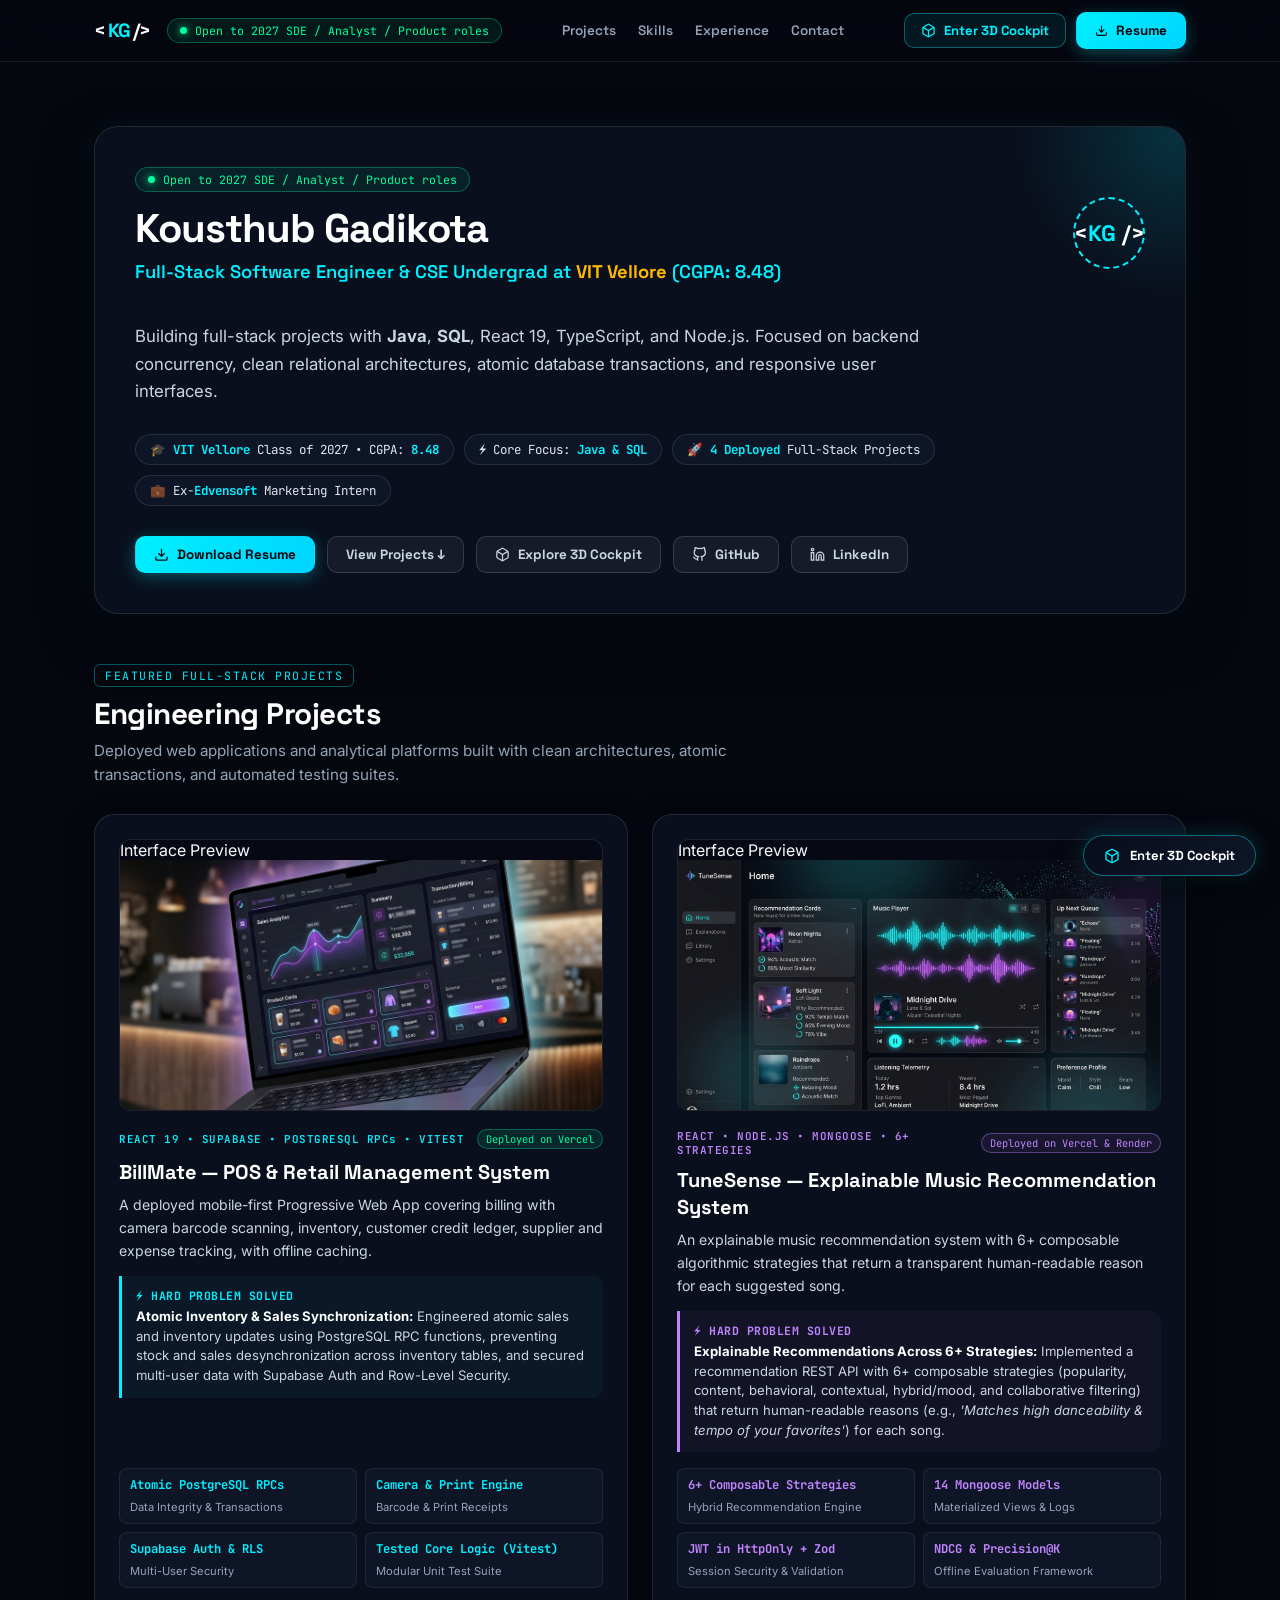
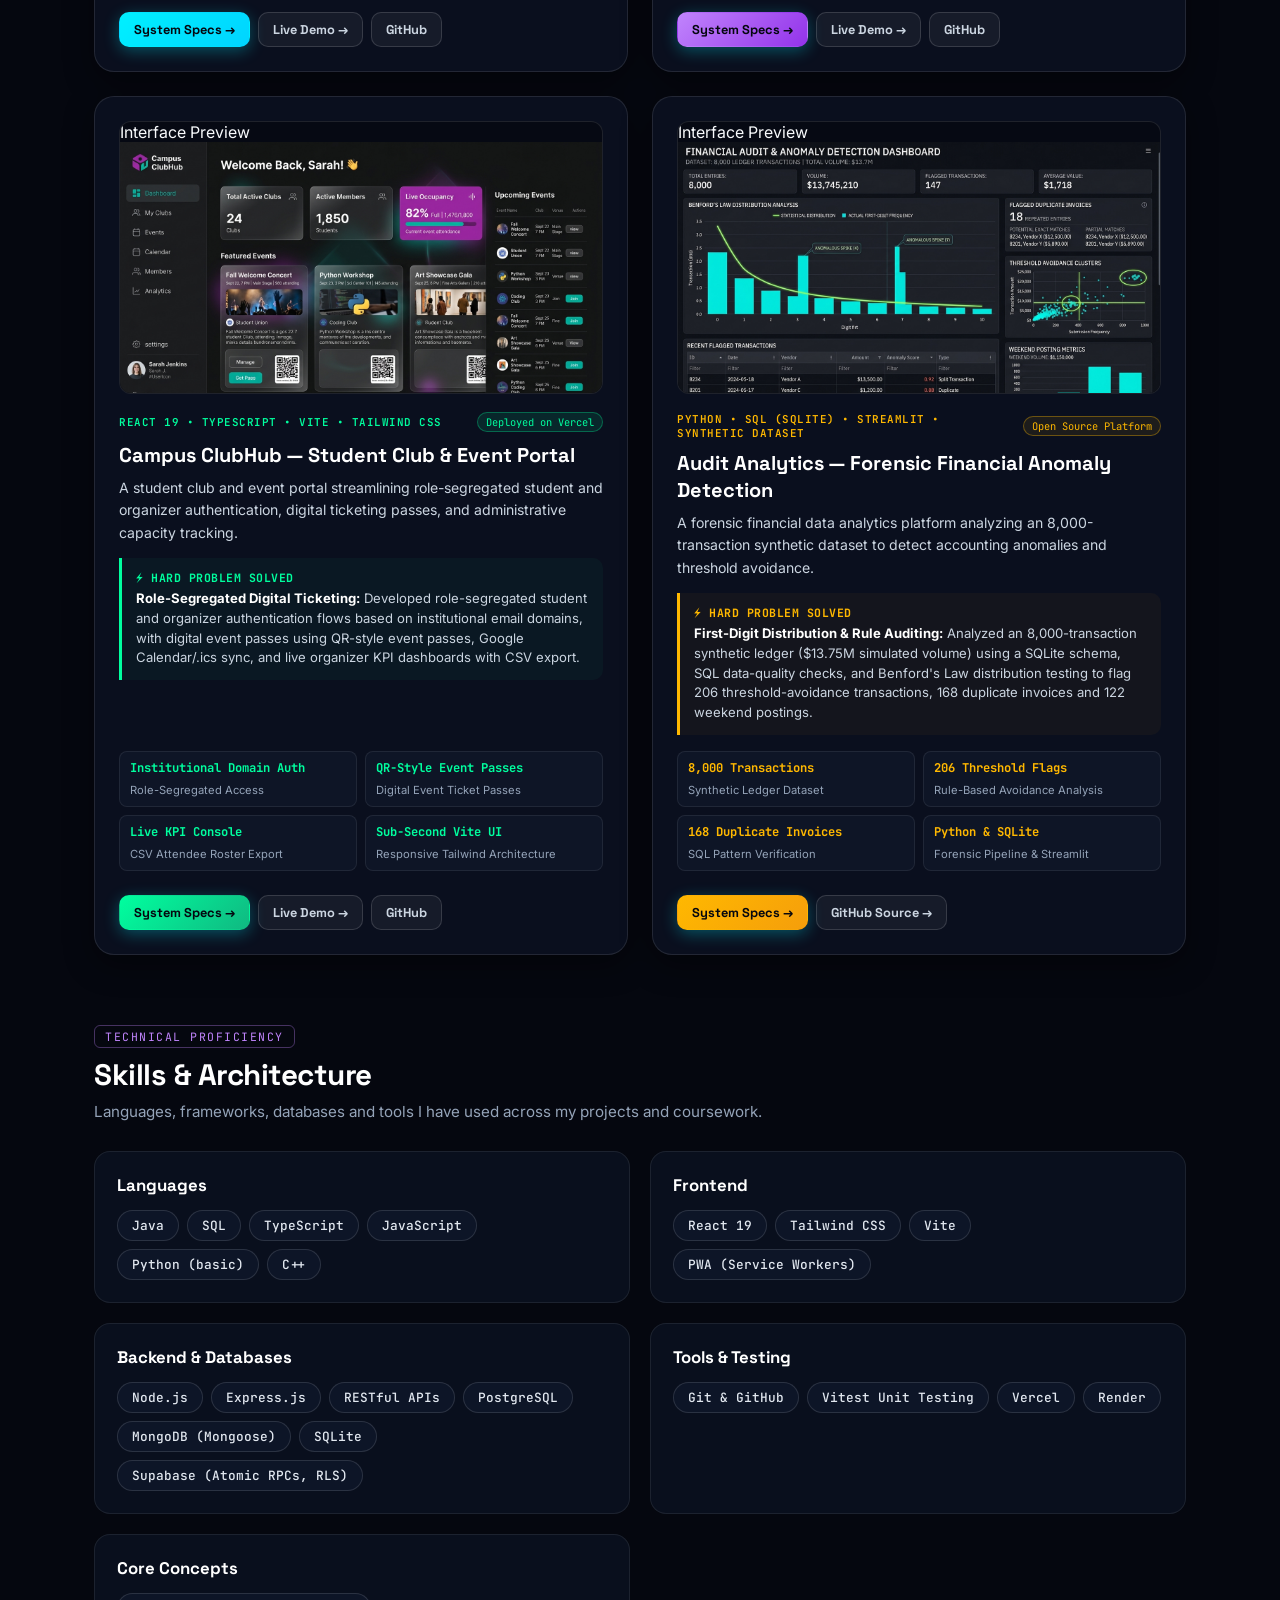
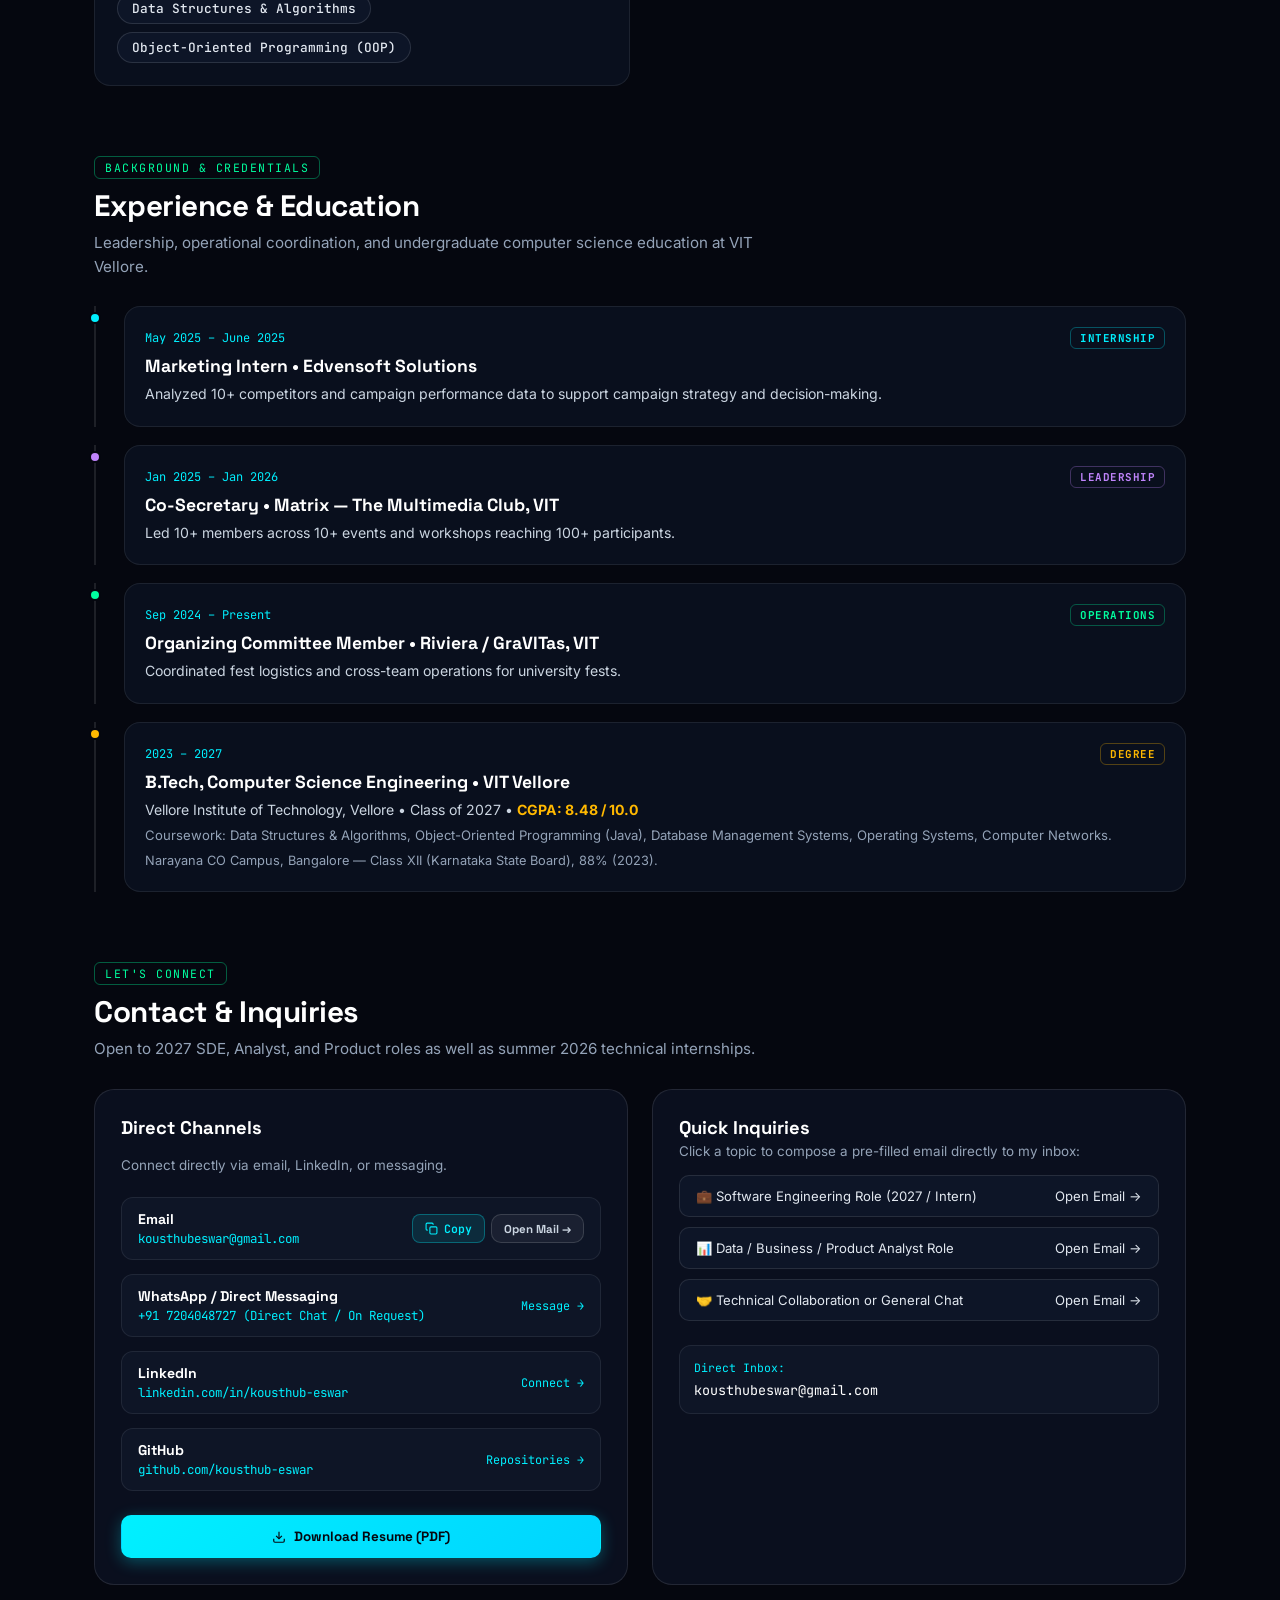
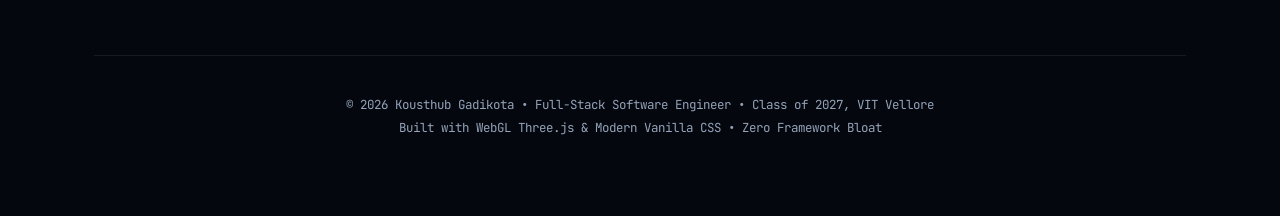
<file: index.html>
<!DOCTYPE html>
<html lang="en">

<head>
  <meta charset="UTF-8">
  <meta name="viewport" content="width=device-width, initial-scale=1.0">

  <!-- Primary Meta Tags -->
  <title>Kousthub Gadikota | Full-Stack Developer, VIT Vellore</title>
  <meta name="title" content="Kousthub Gadikota | Full-Stack Developer, VIT Vellore">
  <meta name="description"
    content="Full-Stack Software Engineer &amp; CSE Undergrad at VIT Vellore (Class of 2027 • CGPA: 8.48). Building deployed full-stack projects with Java, SQL, React 19, TypeScript, and Node.js.">
  <meta name="keywords"
    content="Kousthub Gadikota, Kousthub Eswar, Full-Stack Developer, Software Engineer, VIT Vellore, Java, SQL, React 19, TypeScript, PostgreSQL, Node.js, BillMate, TuneSense">
  <meta name="author" content="Kousthub Eswar Reddy Gadikota">
  <meta name="theme-color" content="#05070f">

  <!-- Open Graph / Facebook / LinkedIn / WhatsApp -->
  <meta property="og:type" content="website">
  <meta property="og:url" content="https://kousthubportfolio.vercel.app/">
  <meta property="og:title" content="Kousthub Gadikota | Full-Stack Developer, VIT Vellore">
  <meta property="og:description"
    content="B.Tech CSE at VIT Vellore (Class of 2027 • CGPA: 8.48). Building deployed full-stack projects with Java, SQL, React 19, TypeScript, and Node.js.">
  <meta property="og:image" content="https://kousthubportfolio.vercel.app/assets/images/billmate-mockup.png">

  <!-- Twitter Meta Tags -->
  <meta name="twitter:card" content="summary_large_image">
  <meta name="twitter:title" content="Kousthub Gadikota | Full-Stack Developer, VIT Vellore">
  <meta name="twitter:description"
    content="B.Tech CSE at VIT Vellore (Class of 2027 • CGPA: 8.48). Building deployed full-stack projects with Java, SQL, React 19, TypeScript, and Node.js.">
  <meta name="twitter:image" content="https://kousthubportfolio.vercel.app/assets/images/billmate-mockup.png">

  <!-- Favicon -->
  <link rel="icon" type="image/svg+xml" href="assets/favicon.svg">

  <!-- Google Fonts: Space Grotesk, JetBrains Mono, Inter -->
  <link rel="preconnect" href="https://fonts.googleapis.com">
  <link rel="preconnect" href="https://fonts.gstatic.com" crossorigin>
  <link
    href="https://fonts.googleapis.com/css2?family=Inter:wght@400;500;600;700&family=JetBrains+Mono:wght@400;500;600&family=Space+Grotesk:wght@500;600;700;800&display=swap"
    rel="stylesheet">

  <link rel="stylesheet" href="css/style.css">
</head>

<body>
  <!-- ============================================================
       0. FULL-SCREEN 3D WEBGL WORKSTATION CANVAS (Atmospheric in 2D, Interactive in Cockpit)
       ============================================================ -->
  <div id="webgl-canvas-container" aria-hidden="true"></div>

  <!-- ============================================================
       1. STICKY TOP NAVIGATION BAR (Clean 2D Default View)
       ============================================================ -->
  <header class="site-navbar">
    <div class="nav-container">
      <div class="nav-left">
        <a href="#" class="site-logo" aria-label="Kousthub Gadikota Homepage">
          &lt;<span>KG</span> /&gt;
        </a>
        <div class="nav-status-badge">
          <span class="status-pulse-dot"></span>
          <span>Open to 2027 SDE / Analyst / Product roles</span>
        </div>
      </div>

      <nav class="nav-links" aria-label="Page Sections">
        <a href="#projects" class="nav-link">Projects</a>
        <a href="#skills" class="nav-link">Skills</a>
        <a href="#experience" class="nav-link">Experience</a>
        <a href="#contact" class="nav-link">Contact</a>
      </nav>

      <div class="nav-actions">
        <!-- 3D Cockpit Opt-In Button -->
        <button class="btn-cockpit-optin btn-enter-cockpit" id="nav-enter-3d" title="Launch Interactive 3D Cyber Workstation">
          <svg width="15" height="15" viewBox="0 0 24 24" fill="none" stroke="currentColor" stroke-width="2">
            <path d="M21 16V8a2 2 0 0 0-1-1.73l-7-4a2 2 0 0 0-2 0l-7 4A2 2 0 0 0 3 8v8a2 2 0 0 0 1 1.73l7 4a2 2 0 0 0 2 0l7-4A2 2 0 0 0 21 16z"/>
            <polyline points="3.27 6.96 12 12.01 20.73 6.96"/>
            <line x1="12" y1="22.08" x2="12" y2="12"/>
          </svg>
          <span>Enter 3D Cockpit</span>
        </button>

        <!-- Download Resume Button -->
        <a href="assets/resume.pdf" class="btn btn-primary" download="Kousthub_Resume.pdf" target="_blank" rel="noopener noreferrer" title="Download Official Resume (PDF)">
          <svg width="13" height="13" viewBox="0 0 24 24" fill="none" stroke="currentColor" stroke-width="2">
            <path d="M21 15v4a2 2 0 0 1-2 2H5a2 2 0 0 1-2-2v-4"/>
            <polyline points="7 10 12 15 17 10"/>
            <line x1="12" y1="15" x2="12" y2="3"/>
          </svg>
          <span>Resume</span>
        </a>
      </div>
    </div>
  </header>

  <!-- ============================================================
       2. TOP GLASS HUD NAVIGATION (Visible only when in 3D Cockpit Mode)
       ============================================================ -->
  <header class="hud-topbar" id="hud-topbar">
    <!-- Brand & Return to 2D Button -->
    <div class="hud-brand">
      <span class="hud-logo">&lt;<span>KG</span> /&gt;</span>
      <span class="hud-role-tag">3D Cockpit</span>
      <button class="btn-hud-exit" id="hud-exit-cockpit" title="Exit 3D View and return to clean portfolio (ESC)">
        <svg width="13" height="13" viewBox="0 0 24 24" fill="none" stroke="currentColor" stroke-width="2.5"><polyline points="15 18 9 12 15 6"/></svg>
        <span>Standard View</span>
      </button>
    </div>

    <!-- Center Station Navigation -->
    <nav class="hud-stations-menu" id="hud-nav" aria-label="3D Station Navigation">
      <button class="hud-nav-btn active nav-station-overview" data-view="overview" title="Full Cockpit Overview">
        <svg class="nav-icon" width="14" height="14" viewBox="0 0 24 24" fill="none" stroke="currentColor" stroke-width="2"><circle cx="12" cy="12" r="10"/><path d="M12 2a15.3 15.3 0 0 1 4 10 15.3 15.3 0 0 1-4 10 15.3 15.3 0 0 1-4 10 15.3 15.3 0 0 1-4-10 15.3 15.3 0 0 1 4-10z"/><path d="M2 12h20"/></svg>
        <span>Overview</span>
      </button>
      <button class="hud-nav-btn nav-station-projects" data-view="projects" title="Zoom to Curved Code Monitor">
        <svg class="nav-icon" width="14" height="14" viewBox="0 0 24 24" fill="none" stroke="currentColor" stroke-width="2"><rect x="2" y="3" width="20" height="14" rx="2" ry="2"/><line x1="8" y1="21" x2="16" y2="21"/><line x1="12" y1="17" x2="12" y2="21"/></svg>
        <span>Projects</span>
      </button>
      <button class="hud-nav-btn nav-station-skills" data-view="skills" title="Zoom to Server Rack">
        <svg class="nav-icon" width="14" height="14" viewBox="0 0 24 24" fill="none" stroke="currentColor" stroke-width="2"><rect x="2" y="2" width="20" height="8" rx="2" ry="2"/><rect x="2" y="14" width="20" height="8" rx="2" ry="2"/><line x1="6" y1="6" x2="6.01" y2="6"/><line x1="6" y1="18" x2="6.01" y2="18"/></svg>
        <span>Backend &amp; DB</span>
      </button>
      <button class="hud-nav-btn nav-station-experience" data-view="experience" title="Zoom to Vertical Screen">
        <svg class="nav-icon" width="14" height="14" viewBox="0 0 24 24" fill="none" stroke="currentColor" stroke-width="2"><path d="M22 10v6M2 10l10-5 10 5-10 5z"/><path d="M6 12v5c3 3 9 3 12 0v-5"/></svg>
        <span>Bio &amp; VIT</span>
      </button>
      <button class="hud-nav-btn nav-station-contact" data-view="contact" title="Zoom to Desk Smartphone">
        <svg class="nav-icon" width="14" height="14" viewBox="0 0 24 24" fill="none" stroke="currentColor" stroke-width="2"><rect x="5" y="2" width="14" height="20" rx="2" ry="2"/><line x1="12" y1="18" x2="12.01" y2="18"/></svg>
        <span>Contact / CV</span>
      </button>
    </nav>

    <!-- Right Controls -->
    <div class="hud-actions">
      <button class="btn-hud-reset" id="hud-reset-view" title="Reset Camera to Wide Overview (ESC)">
        <svg width="13" height="13" viewBox="0 0 24 24" fill="none" stroke="currentColor" stroke-width="2.5"><path d="M3 12a9 9 0 1 0 9-9 9.75 9.75 0 0 0-6.74 2.74L3 8"/><polyline points="3 3 3 8 8 8"/></svg>
        <span>Reset View</span>
      </button>
      <a href="assets/resume.pdf" class="btn-hud-resume" download="Kousthub_Resume.pdf" target="_blank" rel="noopener noreferrer" title="Download Official Resume (PDF)">
        <svg width="13" height="13" viewBox="0 0 24 24" fill="none" stroke="currentColor" stroke-width="2"><path d="M21 15v4a2 2 0 0 1-2 2H5a2 2 0 0 1-2-2v-4"/><polyline points="7 10 12 15 17 10"/><line x1="12" y1="15" x2="12" y2="3"/></svg>
        <span>Resume</span>
      </a>
    </div>
  </header>

  <!-- ============================================================
       3. BOTTOM INTERACTION HINT BAR (Cockpit Mode Only)
       ============================================================ -->
  <div class="hud-bottom-bar" id="hud-bottom-bar">
    <span class="hud-hint-pill">💡 <strong>Interactive Cockpit</strong></span>
    <span>Click any 3D prop (Monitor, Server Rack, Phone) to zoom in</span>
    <span>•</span>
    <span>Press <kbd>ESC</kbd> to reset view / return to 2D</span>
  </div>

  <!-- ============================================================
       4. INTERACTIVE 3D STATION FLYOUT OVERLAYS
       ============================================================ -->
  <!-- Projects Flyout (Triggered on Monitor Zoom) -->
  <div class="station-flyout" id="flyout-projects">
    <div class="flyout-header">
      <span class="flyout-badge" style="color: var(--accent-cyan); border-color: rgba(0, 240, 255, 0.35);">STATION: CURVED CODE MONITOR</span>
      <button class="flyout-close-btn" data-action="close-flyout" title="Return to Overview (ESC)">
        <svg width="12" height="12" viewBox="0 0 24 24" fill="none" stroke="currentColor" stroke-width="2.5"><line x1="18" y1="6" x2="6" y2="18"/><line x1="6" y1="6" x2="18" y2="18"/></svg>
        <span>Overview</span>
      </button>
    </div>

    <div class="project-selector">
      <button class="project-selector-tab active" data-project="billmate">BillMate POS</button>
      <button class="project-selector-tab" data-project="tunesense">TuneSense AI</button>
      <button class="project-selector-tab" data-project="clubhub">Campus ClubHub</button>
      <button class="project-selector-tab" data-project="auditanalytics">Audit Analytics</button>
    </div>

    <h3 class="flyout-title" id="flyout-project-title">BillMate — Point-of-Sale &amp; Retail Management System</h3>
    <p class="flyout-desc" id="flyout-project-desc">
      A deployed mobile-first Progressive Web App engineered for retail checkout, instant camera barcode scanning, customer credit ledger, and offline caching.
    </p>

    <div class="flyout-metrics-grid" id="flyout-project-metrics">
      <!-- Injected by room-hud.js -->
    </div>

    <div class="flyout-actions" id="flyout-project-actions">
      <button class="btn-flyout-primary open-spec-btn" id="flyout-project-spec-btn" data-project="billmate">
        Inspect System Specs &rarr;
      </button>
      <a href="https://bill-mate-one.vercel.app/" id="flyout-project-live-btn" target="_blank" rel="noopener noreferrer" class="btn btn-secondary">
        Live Demo &rarr;
      </a>
      <a href="https://github.com/kousthub-eswar/BillMate" id="flyout-project-github-btn" target="_blank" rel="noopener noreferrer" class="btn btn-secondary">
        GitHub &rarr;
      </a>
    </div>
  </div>

  <!-- Skills Flyout (Triggered on Server Rack Zoom) -->
  <div class="station-flyout" id="flyout-skills">
    <div class="flyout-header">
      <span class="flyout-badge" style="color: var(--accent-purple); border-color: var(--border-purple);">STATION: HIGH-AVAILABILITY SERVER RACK</span>
      <button class="flyout-close-btn" data-action="close-flyout" title="Return to Overview (ESC)">
        <svg width="12" height="12" viewBox="0 0 24 24" fill="none" stroke="currentColor" stroke-width="2.5"><line x1="18" y1="6" x2="6" y2="18"/><line x1="6" y1="6" x2="18" y2="18"/></svg>
        <span>Overview</span>
      </button>
    </div>
    <h3 class="flyout-title">Technical Skills &amp; Architecture</h3>
    <p class="flyout-desc">
      Languages, frameworks, databases and tools used across projects and coursework.
    </p>

    <div class="skills-category-group" style="margin-bottom: 12px;">
      <span style="font-family: var(--font-mono); font-size: 0.7rem; color: var(--accent-cyan); text-transform: uppercase; letter-spacing: 0.5px; display: block; margin-bottom: 6px;">Languages</span>
      <div class="skills-pills-wrap">
        <span class="skill-tag">Java</span>
        <span class="skill-tag">SQL</span>
        <span class="skill-tag">TypeScript</span>
        <span class="skill-tag">JavaScript</span>
        <span class="skill-tag">Python (basic)</span>
        <span class="skill-tag">C++</span>
      </div>
    </div>

    <div class="skills-category-group" style="margin-bottom: 12px;">
      <span style="font-family: var(--font-mono); font-size: 0.7rem; color: var(--accent-purple); text-transform: uppercase; letter-spacing: 0.5px; display: block; margin-bottom: 6px;">Frontend</span>
      <div class="skills-pills-wrap">
        <span class="skill-tag">React 19</span>
        <span class="skill-tag">Tailwind CSS</span>
        <span class="skill-tag">Vite</span>
        <span class="skill-tag">PWA (Service Workers)</span>
      </div>
    </div>

    <div class="skills-category-group" style="margin-bottom: 12px;">
      <span style="font-family: var(--font-mono); font-size: 0.7rem; color: var(--accent-cyan); text-transform: uppercase; letter-spacing: 0.5px; display: block; margin-bottom: 6px;">Backend &amp; Databases</span>
      <div class="skills-pills-wrap">
        <span class="skill-tag">Node.js</span>
        <span class="skill-tag">Express.js</span>
        <span class="skill-tag">RESTful APIs</span>
        <span class="skill-tag">PostgreSQL</span>
        <span class="skill-tag">MongoDB (Mongoose)</span>
        <span class="skill-tag">SQLite</span>
        <span class="skill-tag">Supabase (Atomic RPCs, RLS)</span>
      </div>
    </div>

    <div class="skills-category-group" style="margin-bottom: 12px;">
      <span style="font-family: var(--font-mono); font-size: 0.7rem; color: var(--accent-green); text-transform: uppercase; letter-spacing: 0.5px; display: block; margin-bottom: 6px;">Tools &amp; Testing</span>
      <div class="skills-pills-wrap">
        <span class="skill-tag">Git &amp; GitHub</span>
        <span class="skill-tag">Vitest Unit Testing</span>
        <span class="skill-tag">Vercel</span>
        <span class="skill-tag">Render</span>
      </div>
    </div>

    <div class="skills-category-group">
      <span style="font-family: var(--font-mono); font-size: 0.7rem; color: var(--accent-amber); text-transform: uppercase; letter-spacing: 0.5px; display: block; margin-bottom: 6px;">Core Concepts</span>
      <div class="skills-pills-wrap">
        <span class="skill-tag">Data Structures &amp; Algorithms</span>
        <span class="skill-tag">Object-Oriented Programming (OOP)</span>
      </div>
    </div>

    <div class="flyout-actions" style="margin-top: 16px;">
      <button class="btn-flyout-primary" onclick="window.cyberRoom.transitionTo('projects')">
        See Implemented in Projects &rarr;
      </button>
    </div>
  </div>

  <!-- Experience Flyout (Triggered on Vertical Screen Zoom) -->
  <div class="station-flyout" id="flyout-experience">
    <div class="flyout-header">
      <span class="flyout-badge" style="color: var(--accent-green); border-color: rgba(0, 255, 159, 0.3);">STATION: VERTICAL TELEMETRY MONITOR</span>
      <button class="flyout-close-btn" data-action="close-flyout" title="Return to Overview (ESC)">
        <svg width="12" height="12" viewBox="0 0 24 24" fill="none" stroke="currentColor" stroke-width="2.5"><line x1="18" y1="6" x2="6" y2="18"/><line x1="6" y1="6" x2="18" y2="18"/></svg>
        <span>Overview</span>
      </button>
    </div>
    <h3 class="flyout-title">Experience &amp; Leadership</h3>
    <p class="flyout-desc">
      Computer Science Undergraduate at VIT Vellore (Class of 2027 • CGPA: 8.48).
    </p>

    <div class="contact-links-list">
      <div class="contact-link-row">
        <span>💼</span>
        <div>
          <strong>Marketing Intern • Edvensoft Solutions</strong>
          <span style="display:inline-block; font-size:0.7rem; color:var(--accent-cyan); margin-left:6px;">May 2025 – June 2025</span>
          <div style="font-size:0.75rem; color:var(--text-muted); margin-top:2px;">Analyzed 10+ competitors and campaign performance data to support campaign strategy and decision-making.</div>
        </div>
      </div>
      <div class="contact-link-row">
        <span>⚡</span>
        <div>
          <strong>Co-Secretary • Matrix — The Multimedia Club, VIT</strong>
          <span style="display:inline-block; font-size:0.7rem; color:var(--accent-purple); margin-left:6px;">Jan 2025 – Jan 2026</span>
          <div style="font-size:0.75rem; color:var(--text-muted); margin-top:2px;">Led 10+ members across 10+ events and workshops reaching 100+ participants.</div>
        </div>
      </div>
      <div class="contact-link-row">
        <span>🎪</span>
        <div>
          <strong>Organizing Committee Member • Riviera / GraVITas, VIT</strong>
          <span style="display:inline-block; font-size:0.7rem; color:var(--accent-green); margin-left:6px;">Sep 2024 – Present</span>
          <div style="font-size:0.75rem; color:var(--text-muted); margin-top:2px;">Coordinated fest logistics and cross-team operations.</div>
        </div>
      </div>
      <div class="contact-link-row">
        <span>🎓</span>
        <div>
          <strong>Vellore Institute of Technology, Vellore</strong>
          <span style="display:inline-block; font-size:0.7rem; color:var(--accent-amber); margin-left:6px;">2023 – 2027</span>
          <div style="font-size:0.75rem; color:var(--text-muted); margin-top:2px;">B.Tech, Computer Science Engineering • <strong>CGPA: 8.48 / 10.0</strong></div>
          <div style="font-size:0.72rem; color:var(--text-muted); margin-top:1px;">Narayana CO Campus, Bangalore — Class XII (Karnataka State Board), 88% (2023)</div>
        </div>
      </div>
    </div>

    <div class="flyout-actions">
      <a href="assets/resume.pdf" class="btn-flyout-primary" download="Kousthub_Resume.pdf" target="_blank" rel="noopener noreferrer">
        Download Resume &rarr;
      </a>
    </div>
  </div>

  <!-- Contact Flyout (Triggered on Smartphone Zoom) -->
  <div class="station-flyout" id="flyout-contact">
    <div class="flyout-header">
      <span class="flyout-badge" style="color: var(--accent-amber); border-color: rgba(255, 184, 0, 0.3);">STATION: DESK SMARTPHONE</span>
      <button class="flyout-close-btn" data-action="close-flyout" title="Return to Overview (ESC)">
        <svg width="12" height="12" viewBox="0 0 24 24" fill="none" stroke="currentColor" stroke-width="2.5"><line x1="18" y1="6" x2="6" y2="18"/><line x1="6" y1="6" x2="18" y2="18"/></svg>
        <span>Overview</span>
      </button>
    </div>
    <h3 class="flyout-title">Direct Contact Channels</h3>
    <p class="flyout-desc">
      Available for 2027 software engineering, analyst, and product roles as well as summer 2026 internships.
    </p>

    <div class="contact-links-list">
      <a href="mailto:kousthubeswar@gmail.com" class="contact-link-row">
        <span>✉️</span>
        <div>
          <strong>Email</strong>
          <div style="font-size: 0.78rem; color: var(--accent-cyan);">kousthubeswar@gmail.com</div>
        </div>
      </a>
      <a href="https://wa.me/917204048727" target="_blank" rel="noopener noreferrer" class="contact-link-row">
        <span>💬</span>
        <div>
          <strong>WhatsApp / Phone</strong>
          <div style="font-size: 0.78rem; color: var(--accent-cyan);">+91 7204048727 (Direct Chat / On Request)</div>
        </div>
      </a>
      <a href="https://www.linkedin.com/in/kousthub-eswar" target="_blank" rel="noopener noreferrer" class="contact-link-row">
        <span>💼</span>
        <div>
          <strong>LinkedIn</strong>
          <div style="font-size: 0.78rem; color: var(--accent-cyan);">linkedin.com/in/kousthub-eswar</div>
        </div>
      </a>
      <a href="https://github.com/kousthub-eswar" target="_blank" rel="noopener noreferrer" class="contact-link-row">
        <span>🐙</span>
        <div>
          <strong>GitHub</strong>
          <div style="font-size: 0.78rem; color: var(--accent-cyan);">github.com/kousthub-eswar</div>
        </div>
      </a>
    </div>

    <div class="flyout-actions">
      <a href="assets/resume.pdf" class="btn-flyout-primary" download="Kousthub_Resume.pdf" target="_blank" rel="noopener noreferrer">
        Download Resume &rarr;
      </a>
    </div>
  </div>

  <!-- ============================================================
       5. TECHNICAL SPECIFICATIONS MODAL
       ============================================================ -->
  <div class="modal-overlay" id="project-modal">
    <div class="modal-container">
      <button class="modal-close" id="modal-close" aria-label="Close modal">&times;</button>
      <div id="modal-body-content">
        <!-- Rendered dynamically by js/room-hud.js -->
      </div>
    </div>
  </div>

  <!-- ============================================================
       6. COMMAND PALETTE MODAL (CTRL + K)
       ============================================================ -->
  <div class="cmd-overlay" id="cmd-overlay">
    <div class="cmd-modal">
      <div class="cmd-header">
        <svg width="18" height="18" viewBox="0 0 24 24" fill="none" stroke="currentColor" stroke-width="2">
          <circle cx="11" cy="11" r="8"></circle>
          <line x1="21" y1="21" x2="16.65" y2="16.65"></line>
        </svg>
        <input type="text" class="cmd-input" id="cmd-input" placeholder="Type station name or project..." autocomplete="off" />
        <span class="cmd-badge">ESC</span>
      </div>
      <div class="cmd-list" id="cmd-list">
        <div class="cmd-item" data-action="view" data-view="overview">
          <span>🌐 Overview • Wide 3D Workstation</span> <kbd>Camera</kbd>
        </div>
        <div class="cmd-item" data-action="view" data-view="projects">
          <span>💻 Projects • Zoom to Curved Monitor</span> <kbd>Camera</kbd>
        </div>
        <div class="cmd-item" data-action="view" data-view="skills">
          <span>🗄️ Skills • Zoom to Server Rack</span> <kbd>Camera</kbd>
        </div>
        <div class="cmd-item" data-action="view" data-view="experience">
          <span>🎓 Bio • Zoom to Vertical Telemetry Screen</span> <kbd>Camera</kbd>
        </div>
        <div class="cmd-item" data-action="view" data-view="contact">
          <span>📱 Contact • Zoom to Smartphone</span> <kbd>Camera</kbd>
        </div>
        <div class="cmd-item" data-action="project" data-project="billmate">
          <span>📦 BillMate POS Specs (PostgreSQL RPCs)</span> <kbd>Modal</kbd>
        </div>
        <div class="cmd-item" data-action="project" data-project="tunesense">
          <span>🎧 TuneSense Recommender Specs (6+ Strategies)</span> <kbd>Modal</kbd>
        </div>
        <div class="cmd-item" data-action="project" data-project="clubhub">
          <span>🎟️ Campus ClubHub Specs (QR-Style Passes)</span> <kbd>Modal</kbd>
        </div>
        <div class="cmd-item" data-action="project" data-project="auditanalytics">
          <span>📊 Audit Analytics Specs (Synthetic Dataset)</span> <kbd>Modal</kbd>
        </div>
        <div class="cmd-item" data-action="resume">
          <span>📄 Download Resume (PDF)</span> <kbd>Download</kbd>
        </div>
      </div>
      <div class="cmd-footer">
        <span><kbd>Type</kbd> to search</span>
        <span><kbd>Click</kbd> to jump</span>
        <span><kbd>ESC</kbd> to close</span>
      </div>
    </div>
  </div>

  <!-- ============================================================
       7. PRIMARY CLEAN 2D PORTFOLIO VIEW (Default Experience)
       ============================================================ -->
  <main class="clean-portfolio-view" id="portfolio-container">

    <!-- Hero Section -->
    <section class="hero-section" id="hero">
      <div class="hero-card">
        <div class="hero-header-row">
          <div>
            <div class="nav-status-badge" style="margin-bottom: 14px;">
              <span class="status-pulse-dot"></span>
              <span>Open to 2027 SDE / Analyst / Product roles</span>
            </div>
            <h1 class="hero-headline">Kousthub Gadikota</h1>
            <div class="hero-subheadline">
              Full-Stack Software Engineer &amp; CSE Undergrad at <strong>VIT Vellore</strong> (CGPA: 8.48)
            </div>
          </div>
          <div class="hero-avatar-wrap">
            <div class="hero-avatar-ring"></div>
            <div class="hero-avatar-core">&lt;<span>KG</span> /&gt;</div>
          </div>
        </div>

        <p class="hero-tagline">
          Building full-stack projects with <strong>Java</strong>, <strong>SQL</strong>, React 19, TypeScript, and Node.js. Focused on backend concurrency, clean relational architectures, atomic database transactions, and responsive user interfaces.
        </p>

        <div class="hero-chips-row">
          <div class="hero-stat-pill">🎓 <strong>VIT Vellore</strong> Class of 2027 • CGPA: <strong>8.48</strong></div>
          <div class="hero-stat-pill">⚡ Core Focus: <strong>Java &amp; SQL</strong></div>
          <div class="hero-stat-pill">🚀 <strong>4 Deployed</strong> Full-Stack Projects</div>
          <div class="hero-stat-pill">💼 Ex-<strong>Edvensoft</strong> Marketing Intern</div>
        </div>

        <div class="hero-ctas-row">
          <a href="assets/resume.pdf" class="btn btn-primary" download="Kousthub_Resume.pdf" target="_blank" rel="noopener noreferrer">
            <svg width="15" height="15" viewBox="0 0 24 24" fill="none" stroke="currentColor" stroke-width="2"><path d="M21 15v4a2 2 0 0 1-2 2H5a2 2 0 0 1-2-2v-4"/><polyline points="7 10 12 15 17 10"/><line x1="12" y1="15" x2="12" y2="3"/></svg>
            <span>Download Resume</span>
          </a>
          <a href="#projects" class="btn btn-secondary">
            <span>View Projects &darr;</span>
          </a>
          <button class="btn btn-secondary btn-enter-cockpit" id="hero-enter-3d" title="Switch to 3D Cyber Workstation">
            <svg width="15" height="15" viewBox="0 0 24 24" fill="none" stroke="currentColor" stroke-width="2">
              <path d="M21 16V8a2 2 0 0 0-1-1.73l-7-4a2 2 0 0 0-2 0l-7 4A2 2 0 0 0 3 8v8a2 2 0 0 0 1 1.73l7 4a2 2 0 0 0 2 0l7-4A2 2 0 0 0 21 16z"/>
              <polyline points="3.27 6.96 12 12.01 20.73 6.96"/>
              <line x1="12" y1="22.08" x2="12" y2="12"/>
            </svg>
            <span>Explore 3D Cockpit</span>
          </button>
          <a href="https://github.com/kousthub-eswar" target="_blank" rel="noopener noreferrer" class="btn btn-secondary" aria-label="GitHub Profile">
            <svg width="15" height="15" viewBox="0 0 24 24" fill="none" stroke="currentColor" stroke-width="2"><path d="M9 19c-5 1.5-5-2.5-7-3m14 6v-3.87a3.37 3.37 0 0 0-.94-2.61c3.14-.35 6.44-1.54 6.44-7A5.44 5.44 0 0 0 20 4.77 5.07 5.07 0 0 0 19.91 1S18.73.65 16 2.48a13.38 13.38 0 0 0-7 0C6.27.65 5.09 1 5.09 1A5.07 5.07 0 0 0 5 4.77a5.44 5.44 0 0 0-1.5 3.78c0 5.42 3.3 6.61 6.44 7A3.37 3.37 0 0 0 9 18.13V22"/></svg>
            <span>GitHub</span>
          </a>
          <a href="https://www.linkedin.com/in/kousthub-eswar" target="_blank" rel="noopener noreferrer" class="btn btn-secondary" aria-label="LinkedIn Profile">
            <svg width="15" height="15" viewBox="0 0 24 24" fill="none" stroke="currentColor" stroke-width="2"><path d="M16 8a6 6 0 0 1 6 6v7h-4v-7a2 2 0 0 0-2-2 2 2 0 0 0-2 2v7h-4v-7a6 6 0 0 1 6-6z"/><rect x="2" y="9" width="4" height="12"/><circle cx="4" cy="4" r="2"/></svg>
            <span>LinkedIn</span>
          </a>
        </div>
      </div>
    </section>

    <!-- Projects Section -->
    <section class="portfolio-section" id="projects">
      <div class="section-head">
        <span class="section-tag" style="color: var(--accent-cyan); border-color: rgba(0, 240, 255, 0.35);">FEATURED FULL-STACK PROJECTS</span>
        <h2 class="section-title">Engineering Projects</h2>
        <p class="section-subtitle">
          Deployed web applications and analytical platforms built with clean architectures, atomic transactions, and automated testing suites.
        </p>
      </div>

      <div class="projects-grid">

        <!-- Project 1: BillMate POS (Lead Project) -->
        <article class="project-card">
          <div class="project-mockup-wrap">
            <span class="mockup-preview-badge">Interface Preview</span>
            <img src="assets/images/billmate-mockup.png" alt="BillMate Retail Point of Sale and Inventory Dashboard Interface Preview" loading="lazy">
          </div>
          <div class="project-badge-bar">
            <span class="project-stack-tag">REACT 19 • SUPABASE • POSTGRESQL RPCs • VITEST</span>
            <span class="project-status-pill">Deployed on Vercel</span>
          </div>
          <h3 class="project-title">BillMate — POS &amp; Retail Management System</h3>
          <p class="project-desc">
            A deployed mobile-first Progressive Web App covering billing with camera barcode scanning, inventory, customer credit ledger, supplier and expense tracking, with offline caching.
          </p>

          <div class="hard-problem-box">
            <div class="hp-label">⚡ Hard Problem Solved</div>
            <p><strong>Atomic Inventory &amp; Sales Synchronization:</strong> Engineered atomic sales and inventory updates using PostgreSQL RPC functions, preventing stock and sales desynchronization across inventory tables, and secured multi-user data with Supabase Auth and Row-Level Security.</p>
          </div>

          <div class="project-metrics-grid">
            <div class="metric-chip">
              <strong>Atomic PostgreSQL RPCs</strong>
              <span>Data Integrity &amp; Transactions</span>
            </div>
            <div class="metric-chip">
              <strong>Camera &amp; Print Engine</strong>
              <span>Barcode &amp; Print Receipts</span>
            </div>
            <div class="metric-chip">
              <strong>Supabase Auth &amp; RLS</strong>
              <span>Multi-User Security</span>
            </div>
            <div class="metric-chip">
              <strong>Tested Core Logic (Vitest)</strong>
              <span>Modular Unit Test Suite</span>
            </div>
          </div>

          <div class="project-actions">
            <button class="btn btn-primary open-spec-btn" data-project="billmate">System Specs &rarr;</button>
            <a href="https://bill-mate-one.vercel.app/" target="_blank" rel="noopener noreferrer" class="btn btn-secondary">Live Demo &rarr;</a>
            <a href="https://github.com/kousthub-eswar/BillMate" target="_blank" rel="noopener noreferrer" class="btn btn-secondary">GitHub</a>
          </div>
        </article>

        <!-- Project 2: TuneSense AI (Lead Project 2) -->
        <article class="project-card">
          <div class="project-mockup-wrap">
            <span class="mockup-preview-badge">Interface Preview</span>
            <img src="assets/images/tunesense-mockup.png" alt="TuneSense Explainable Music Recommendation System Interface Preview" loading="lazy">
          </div>
          <div class="project-badge-bar">
            <span class="project-stack-tag" style="color: var(--accent-purple);">REACT • NODE.JS • MONGOOSE • 6+ STRATEGIES</span>
            <span class="project-status-pill" style="color: var(--accent-purple); border-color: rgba(192, 132, 252, 0.4); background: rgba(192, 132, 252, 0.08);">Deployed on Vercel &amp; Render</span>
          </div>
          <h3 class="project-title">TuneSense — Explainable Music Recommendation System</h3>
          <p class="project-desc">
            An explainable music recommendation system with 6+ composable algorithmic strategies that return a transparent human-readable reason for each suggested song.
          </p>

          <div class="hard-problem-box" style="border-left-color: var(--accent-purple); background: rgba(192, 132, 252, 0.04);">
            <div class="hp-label" style="color: var(--accent-purple);">⚡ Hard Problem Solved</div>
            <p><strong>Explainable Recommendations Across 6+ Strategies:</strong> Implemented a recommendation REST API with 6+ composable strategies (popularity, content, behavioral, contextual, hybrid/mood, and collaborative filtering) that return human-readable reasons (e.g., <em>'Matches high danceability &amp; tempo of your favorites'</em>) for each song.</p>
          </div>

          <div class="project-metrics-grid">
            <div class="metric-chip">
              <strong style="color: var(--accent-purple);">6+ Composable Strategies</strong>
              <span>Hybrid Recommendation Engine</span>
            </div>
            <div class="metric-chip">
              <strong style="color: var(--accent-purple);">14 Mongoose Models</strong>
              <span>Materialized Views &amp; Logs</span>
            </div>
            <div class="metric-chip">
              <strong style="color: var(--accent-purple);">JWT in HttpOnly + Zod</strong>
              <span>Session Security &amp; Validation</span>
            </div>
            <div class="metric-chip">
              <strong style="color: var(--accent-purple);">NDCG &amp; Precision@K</strong>
              <span>Offline Evaluation Framework</span>
            </div>
          </div>

          <div class="project-actions">
            <button class="btn btn-primary open-spec-btn" data-project="tunesense" style="background: linear-gradient(135deg, #c084fc, #9333ea);">System Specs &rarr;</button>
            <a href="https://tunesense-sepia.vercel.app/" target="_blank" rel="noopener noreferrer" class="btn btn-secondary">Live Demo &rarr;</a>
            <a href="https://github.com/kousthub-eswar/tunesense" target="_blank" rel="noopener noreferrer" class="btn btn-secondary">GitHub</a>
          </div>
        </article>

        <!-- Project 3: Campus ClubHub -->
        <article class="project-card">
          <div class="project-mockup-wrap">
            <span class="mockup-preview-badge">Interface Preview</span>
            <img src="assets/images/clubhub-mockup.png" alt="Campus ClubHub Student Club and Event Portal Dashboard Preview" loading="lazy">
          </div>
          <div class="project-badge-bar">
            <span class="project-stack-tag" style="color: var(--accent-green);">REACT 19 • TYPESCRIPT • VITE • TAILWIND CSS</span>
            <span class="project-status-pill">Deployed on Vercel</span>
          </div>
          <h3 class="project-title">Campus ClubHub — Student Club &amp; Event Portal</h3>
          <p class="project-desc">
            A student club and event portal streamlining role-segregated student and organizer authentication, digital ticketing passes, and administrative capacity tracking.
          </p>

          <div class="hard-problem-box" style="border-left-color: var(--accent-green); background: rgba(0, 255, 159, 0.04);">
            <div class="hp-label" style="color: var(--accent-green);">⚡ Hard Problem Solved</div>
            <p><strong>Role-Segregated Digital Ticketing:</strong> Developed role-segregated student and organizer authentication flows based on institutional email domains, with digital event passes using QR-style event passes, Google Calendar/.ics sync, and live organizer KPI dashboards with CSV export.</p>
          </div>

          <div class="project-metrics-grid">
            <div class="metric-chip">
              <strong style="color: var(--accent-green);">Institutional Domain Auth</strong>
              <span>Role-Segregated Access</span>
            </div>
            <div class="metric-chip">
              <strong style="color: var(--accent-green);">QR-Style Event Passes</strong>
              <span>Digital Event Ticket Passes</span>
            </div>
            <div class="metric-chip">
              <strong style="color: var(--accent-green);">Live KPI Console</strong>
              <span>CSV Attendee Roster Export</span>
            </div>
            <div class="metric-chip">
              <strong style="color: var(--accent-green);">Sub-Second Vite UI</strong>
              <span>Responsive Tailwind Architecture</span>
            </div>
          </div>

          <div class="project-actions">
            <button class="btn btn-primary open-spec-btn" data-project="clubhub" style="background: linear-gradient(135deg, #00ff9f, #10b981); color: #05070f;">System Specs &rarr;</button>
            <a href="https://campusclubhub.vercel.app/" target="_blank" rel="noopener noreferrer" class="btn btn-secondary">Live Demo &rarr;</a>
            <a href="https://github.com/kousthub-eswar/college-event-hub" target="_blank" rel="noopener noreferrer" class="btn btn-secondary">GitHub</a>
          </div>
        </article>

        <!-- Project 4: Audit Analytics (Shortened, Synthetic Dataset) -->
        <article class="project-card">
          <div class="project-mockup-wrap">
            <span class="mockup-preview-badge">Interface Preview</span>
            <img src="assets/images/audit-mockup.png" alt="Audit Analytics Financial Anomaly Detection Dashboard Preview" loading="lazy">
          </div>
          <div class="project-badge-bar">
            <span class="project-stack-tag" style="color: var(--accent-amber);">PYTHON • SQL (SQLITE) • STREAMLIT • SYNTHETIC DATASET</span>
            <span class="project-status-pill" style="color: var(--accent-amber); border-color: rgba(255, 184, 0, 0.35); background: rgba(255, 184, 0, 0.08);">Open Source Platform</span>
          </div>
          <h3 class="project-title">Audit Analytics — Forensic Financial Anomaly Detection</h3>
          <p class="project-desc">
            A forensic financial data analytics platform analyzing an 8,000-transaction synthetic dataset to detect accounting anomalies and threshold avoidance.
          </p>

          <div class="hard-problem-box" style="border-left-color: var(--accent-amber); background: rgba(255, 184, 0, 0.04);">
            <div class="hp-label" style="color: var(--accent-amber);">⚡ Hard Problem Solved</div>
            <p><strong>First-Digit Distribution &amp; Rule Auditing:</strong> Analyzed an 8,000-transaction synthetic ledger ($13.75M simulated volume) using a SQLite schema, SQL data-quality checks, and Benford's Law distribution testing to flag 206 threshold-avoidance transactions, 168 duplicate invoices and 122 weekend postings.</p>
          </div>

          <div class="project-metrics-grid">
            <div class="metric-chip">
              <strong style="color: var(--accent-amber);">8,000 Transactions</strong>
              <span>Synthetic Ledger Dataset</span>
            </div>
            <div class="metric-chip">
              <strong style="color: var(--accent-amber);">206 Threshold Flags</strong>
              <span>Rule-Based Avoidance Analysis</span>
            </div>
            <div class="metric-chip">
              <strong style="color: var(--accent-amber);">168 Duplicate Invoices</strong>
              <span>SQL Pattern Verification</span>
            </div>
            <div class="metric-chip">
              <strong style="color: var(--accent-amber);">Python &amp; SQLite</strong>
              <span>Forensic Pipeline &amp; Streamlit</span>
            </div>
          </div>

          <div class="project-actions">
            <button class="btn btn-primary open-spec-btn" data-project="auditanalytics" style="background: linear-gradient(135deg, #ffb800, #f59e0b); color: #05070f;">System Specs &rarr;</button>
            <a href="https://github.com/kousthub-eswar/audit-analytics" target="_blank" rel="noopener noreferrer" class="btn btn-secondary">GitHub Source &rarr;</a>
          </div>
        </article>

      </div>
    </section>

    <!-- Skills Section -->
    <section class="portfolio-section" id="skills">
      <div class="section-head">
        <span class="section-tag" style="color: var(--accent-purple); border-color: rgba(192, 132, 252, 0.35);">TECHNICAL PROFICIENCY</span>
        <h2 class="section-title">Skills &amp; Architecture</h2>
        <p class="section-subtitle">
          Languages, frameworks, databases and tools I have used across my projects and coursework.
        </p>
      </div>

      <div class="skills-grid">

        <!-- Languages -->
        <div class="skill-category-card">
          <div class="skill-category-header">
            <h3 class="skill-category-title">Languages</h3>
          </div>
          <div class="skill-pills-list">
            <span class="skill-pill">Java</span>
            <span class="skill-pill">SQL</span>
            <span class="skill-pill">TypeScript</span>
            <span class="skill-pill">JavaScript</span>
            <span class="skill-pill">Python (basic)</span>
            <span class="skill-pill">C++</span>
          </div>
        </div>

        <!-- Frontend -->
        <div class="skill-category-card">
          <div class="skill-category-header">
            <h3 class="skill-category-title">Frontend</h3>
          </div>
          <div class="skill-pills-list">
            <span class="skill-pill">React 19</span>
            <span class="skill-pill">Tailwind CSS</span>
            <span class="skill-pill">Vite</span>
            <span class="skill-pill">PWA (Service Workers)</span>
          </div>
        </div>

        <!-- Backend & Databases -->
        <div class="skill-category-card">
          <div class="skill-category-header">
            <h3 class="skill-category-title">Backend &amp; Databases</h3>
          </div>
          <div class="skill-pills-list">
            <span class="skill-pill">Node.js</span>
            <span class="skill-pill">Express.js</span>
            <span class="skill-pill">RESTful APIs</span>
            <span class="skill-pill">PostgreSQL</span>
            <span class="skill-pill">MongoDB (Mongoose)</span>
            <span class="skill-pill">SQLite</span>
            <span class="skill-pill">Supabase (Atomic RPCs, RLS)</span>
          </div>
        </div>

        <!-- Tools & Testing -->
        <div class="skill-category-card">
          <div class="skill-category-header">
            <h3 class="skill-category-title">Tools &amp; Testing</h3>
          </div>
          <div class="skill-pills-list">
            <span class="skill-pill">Git &amp; GitHub</span>
            <span class="skill-pill">Vitest Unit Testing</span>
            <span class="skill-pill">Vercel</span>
            <span class="skill-pill">Render</span>
          </div>
        </div>

        <!-- Core Concepts -->
        <div class="skill-category-card">
          <div class="skill-category-header">
            <h3 class="skill-category-title">Core Concepts</h3>
          </div>
          <div class="skill-pills-list">
            <span class="skill-pill">Data Structures &amp; Algorithms</span>
            <span class="skill-pill">Object-Oriented Programming (OOP)</span>
          </div>
        </div>

      </div>
    </section>

    <!-- Experience & Education Section -->
    <section class="portfolio-section" id="experience">
      <div class="section-head">
        <span class="section-tag" style="color: var(--accent-green); border-color: rgba(0, 255, 159, 0.35);">BACKGROUND &amp; CREDENTIALS</span>
        <h2 class="section-title">Experience &amp; Education</h2>
        <p class="section-subtitle">
          Leadership, operational coordination, and undergraduate computer science education at VIT Vellore.
        </p>
      </div>

      <div class="exp-timeline">

        <!-- Experience 1: Marketing Intern -->
        <div class="timeline-item">
          <div class="timeline-dot" style="background: var(--accent-cyan);"></div>
          <div class="timeline-card">
            <div class="timeline-meta-row">
              <span class="timeline-date">May 2025 – June 2025</span>
              <span class="timeline-badge" style="color: var(--accent-cyan); border-color: rgba(0, 240, 255, 0.3);">INTERNSHIP</span>
            </div>
            <h3 class="timeline-role-title">Marketing Intern • Edvensoft Solutions</h3>
            <p class="timeline-desc">
              Analyzed 10+ competitors and campaign performance data to support campaign strategy and decision-making.
            </p>
          </div>
        </div>

        <!-- Experience 2: Matrix Club Co-Secretary -->
        <div class="timeline-item">
          <div class="timeline-dot" style="background: var(--accent-purple);"></div>
          <div class="timeline-card">
            <div class="timeline-meta-row">
              <span class="timeline-date">Jan 2025 – Jan 2026</span>
              <span class="timeline-badge" style="color: var(--accent-purple); border-color: rgba(192, 132, 252, 0.3);">LEADERSHIP</span>
            </div>
            <h3 class="timeline-role-title">Co-Secretary • Matrix — The Multimedia Club, VIT</h3>
            <p class="timeline-desc">
              Led 10+ members across 10+ events and workshops reaching 100+ participants.
            </p>
          </div>
        </div>

        <!-- Experience 3: Fest Organizing Committee -->
        <div class="timeline-item">
          <div class="timeline-dot" style="background: var(--accent-green);"></div>
          <div class="timeline-card">
            <div class="timeline-meta-row">
              <span class="timeline-date">Sep 2024 – Present</span>
              <span class="timeline-badge" style="color: var(--accent-green); border-color: rgba(0, 255, 159, 0.3);">OPERATIONS</span>
            </div>
            <h3 class="timeline-role-title">Organizing Committee Member • Riviera / GraVITas, VIT</h3>
            <p class="timeline-desc">
              Coordinated fest logistics and cross-team operations for university fests.
            </p>
          </div>
        </div>

        <!-- Education: VIT Vellore -->
        <div class="timeline-item">
          <div class="timeline-dot" style="background: var(--accent-amber);"></div>
          <div class="timeline-card">
            <div class="timeline-meta-row">
              <span class="timeline-date">2023 – 2027</span>
              <span class="timeline-badge" style="color: var(--accent-amber); border-color: rgba(255, 184, 0, 0.3);">DEGREE</span>
            </div>
            <h3 class="timeline-role-title">B.Tech, Computer Science Engineering • VIT Vellore</h3>
            <p class="timeline-desc">
              Vellore Institute of Technology, Vellore • Class of 2027 • <strong>CGPA: 8.48 / 10.0</strong><br>
              <span style="font-size: 0.82rem; color: #94a3b8; display: inline-block; margin-top: 4px;">
                Coursework: Data Structures &amp; Algorithms, Object-Oriented Programming (Java), Database Management Systems, Operating Systems, Computer Networks.
              </span><br>
              <span style="font-size: 0.8rem; color: #94a3b8; display: inline-block; margin-top: 4px;">
                Narayana CO Campus, Bangalore — Class XII (Karnataka State Board), 88% (2023).
              </span>
            </p>
          </div>
        </div>

      </div>
    </section>

    <!-- Contact Section -->
    <section class="portfolio-section" id="contact">
      <div class="section-head">
        <span class="section-tag" style="color: var(--accent-green); border-color: rgba(0, 255, 159, 0.35);">LET'S CONNECT</span>
        <h2 class="section-title">Contact &amp; Inquiries</h2>
        <p class="section-subtitle">
          Open to 2027 SDE, Analyst, and Product roles as well as summer 2026 technical internships.
        </p>
      </div>

      <div class="contact-container-grid">

        <!-- Direct Channels Card -->
        <div class="contact-channels-card">
          <h3 style="font-family: var(--font-display); font-size: 1.15rem; color: #fff; margin-bottom: 4px;">Direct Channels</h3>
          <p style="font-size: 0.84rem; color: #94a3b8; margin-bottom: 10px;">Connect directly via email, LinkedIn, or messaging.</p>

          <!-- Email Channel with 1-Click Copy -->
          <div class="contact-channel-row">
            <div class="channel-info">
              <strong>Email</strong>
              <span>kousthubeswar@gmail.com</span>
            </div>
            <div style="display: flex; gap: 6px;">
              <button class="btn-copy-email" type="button" title="Copy email address to clipboard">
                <svg width="13" height="13" viewBox="0 0 24 24" fill="none" stroke="currentColor" stroke-width="2"><rect x="9" y="9" width="13" height="13" rx="2" ry="2"/><path d="M5 15H4a2 2 0 0 1-2-2V4a2 2 0 0 1 2-2h9a2 2 0 0 1 2 2v1"/></svg>
                <span>Copy</span>
              </button>
              <a href="mailto:kousthubeswar@gmail.com?subject=Opportunity%20Inquiry%20-%20Kousthub%20Gadikota" class="btn btn-secondary" style="padding: 6px 12px; font-size: 0.72rem;">
                Open Mail &rarr;
              </a>
            </div>
          </div>

          <!-- WhatsApp / Messaging Channel -->
          <a href="https://wa.me/917204048727" target="_blank" rel="noopener noreferrer" class="contact-channel-row">
            <div class="channel-info">
              <strong>WhatsApp / Direct Messaging</strong>
              <span>+91 7204048727 (Direct Chat / On Request)</span>
            </div>
            <span style="font-family: var(--font-mono); font-size: 0.74rem; color: var(--accent-cyan);">Message &rarr;</span>
          </a>

          <!-- LinkedIn Channel -->
          <a href="https://www.linkedin.com/in/kousthub-eswar" target="_blank" rel="noopener noreferrer" class="contact-channel-row">
            <div class="channel-info">
              <strong>LinkedIn</strong>
              <span>linkedin.com/in/kousthub-eswar</span>
            </div>
            <span style="font-family: var(--font-mono); font-size: 0.74rem; color: var(--accent-cyan);">Connect &rarr;</span>
          </a>

          <!-- GitHub Channel -->
          <a href="https://github.com/kousthub-eswar" target="_blank" rel="noopener noreferrer" class="contact-channel-row">
            <div class="channel-info">
              <strong>GitHub</strong>
              <span>github.com/kousthub-eswar</span>
            </div>
            <span style="font-family: var(--font-mono); font-size: 0.74rem; color: var(--accent-cyan);">Repositories &rarr;</span>
          </a>

          <div style="margin-top: 10px;">
            <a href="assets/resume.pdf" class="btn btn-primary" download="Kousthub_Resume.pdf" target="_blank" rel="noopener noreferrer" style="width: 100%; justify-content: center; padding: 12px;">
              <svg width="14" height="14" viewBox="0 0 24 24" fill="none" stroke="currentColor" stroke-width="2"><path d="M21 15v4a2 2 0 0 1-2 2H5a2 2 0 0 1-2-2v-4"/><polyline points="7 10 12 15 17 10"/><line x1="12" y1="15" x2="12" y2="3"/></svg>
              <span>Download Resume (PDF)</span>
            </a>
          </div>
        </div>

        <!-- Quick Email Composer Card (Reliable Static Action) -->
        <div class="contact-form-card">
          <h3 style="font-family: var(--font-display); font-size: 1.15rem; color: #fff; margin-bottom: 4px;">Quick Inquiries</h3>
          <p style="font-size: 0.84rem; color: #94a3b8; margin-bottom: 16px;">Click a topic to compose a pre-filled email directly to my inbox:</p>

          <div class="contact-presets-wrap">
            <a href="mailto:kousthubeswar@gmail.com?subject=SDE%20Role%20Inquiry%20(2027)%20-%20Kousthub%20Gadikota&body=Hi%20Kousthub,%0A%0AWe%20came%20across%20your%20portfolio%20and%20would%20like%20to%20discuss%20a%20Software%20Development%20Engineer%20opportunity%20at%20...%0A" class="preset-email-btn">
              <span>💼 Software Engineering Role (2027 / Intern)</span>
              <span>Open Email &rarr;</span>
            </a>

            <a href="mailto:kousthubeswar@gmail.com?subject=Analyst/Product%20Role%20Inquiry%20-%20Kousthub%20Gadikota&body=Hi%20Kousthub,%0A%0AWe%20came%20across%20your%20portfolio%20and%20would%20like%20to%20discuss%20an%20Analyst%20or%20Product%20opportunity%20at%20...%0A" class="preset-email-btn">
              <span>📊 Data / Business / Product Analyst Role</span>
              <span>Open Email &rarr;</span>
            </a>

            <a href="mailto:kousthubeswar@gmail.com?subject=General%20Collaboration%20-%20Kousthub%20Gadikota&body=Hi%20Kousthub,%0A%0AI%20wanted%20to%20connect%20with%20you%20regarding%20...%0A" class="preset-email-btn">
              <span>🤝 Technical Collaboration or General Chat</span>
              <span>Open Email &rarr;</span>
            </a>
          </div>

          <div style="margin-top: 24px; padding: 14px; background: rgba(15, 23, 42, 0.8); border: 1px solid rgba(255, 255, 255, 0.08); border-radius: 12px;">
            <span style="display: block; font-family: var(--font-mono); font-size: 0.72rem; color: var(--accent-cyan); margin-bottom: 4px;">Direct Inbox:</span>
            <span style="font-family: var(--font-mono); font-size: 0.84rem; color: #fff;">kousthubeswar@gmail.com</span>
          </div>
        </div>

      </div>
    </section>

    <!-- Footer -->
    <footer class="site-footer">
      <p>&copy; 2026 Kousthub Gadikota • Full-Stack Software Engineer • Class of 2027, VIT Vellore</p>
      <p style="margin-top: 6px; color: #94a3b8;">Built with WebGL Three.js &amp; Modern Vanilla CSS • Zero Framework Bloat</p>
    </footer>
  </main>

  <!-- ============================================================
       8. FLOATING 3D COCKPIT SWITCHER (Fixed bottom-right in 2D mode)
       ============================================================ -->
  <button class="float-cockpit-btn btn-enter-cockpit" id="float-enter-3d" title="Enter Interactive 3D Cyber Cockpit">
    <svg width="16" height="16" viewBox="0 0 24 24" fill="none" stroke="currentColor" stroke-width="2">
      <path d="M21 16V8a2 2 0 0 0-1-1.73l-7-4a2 2 0 0 0-2 0l-7 4A2 2 0 0 0 3 8v8a2 2 0 0 0 1 1.73l7 4a2 2 0 0 0 2 0l7-4A2 2 0 0 0 21 16z"/>
      <polyline points="3.27 6.96 12 12.01 20.73 6.96"/>
      <line x1="12" y1="22.08" x2="12" y2="12"/>
    </svg>
    <span>Enter 3D Cockpit</span>
  </button>

  <!-- Scripts: GSAP & HUD (Three.js and cyber-room.js lazy-loaded on Enter 3D click) -->
  <script src="https://cdnjs.cloudflare.com/ajax/libs/gsap/3.12.2/gsap.min.js"></script>
  <script src="js/room-hud.js"></script>
</body>

</html>
</file>
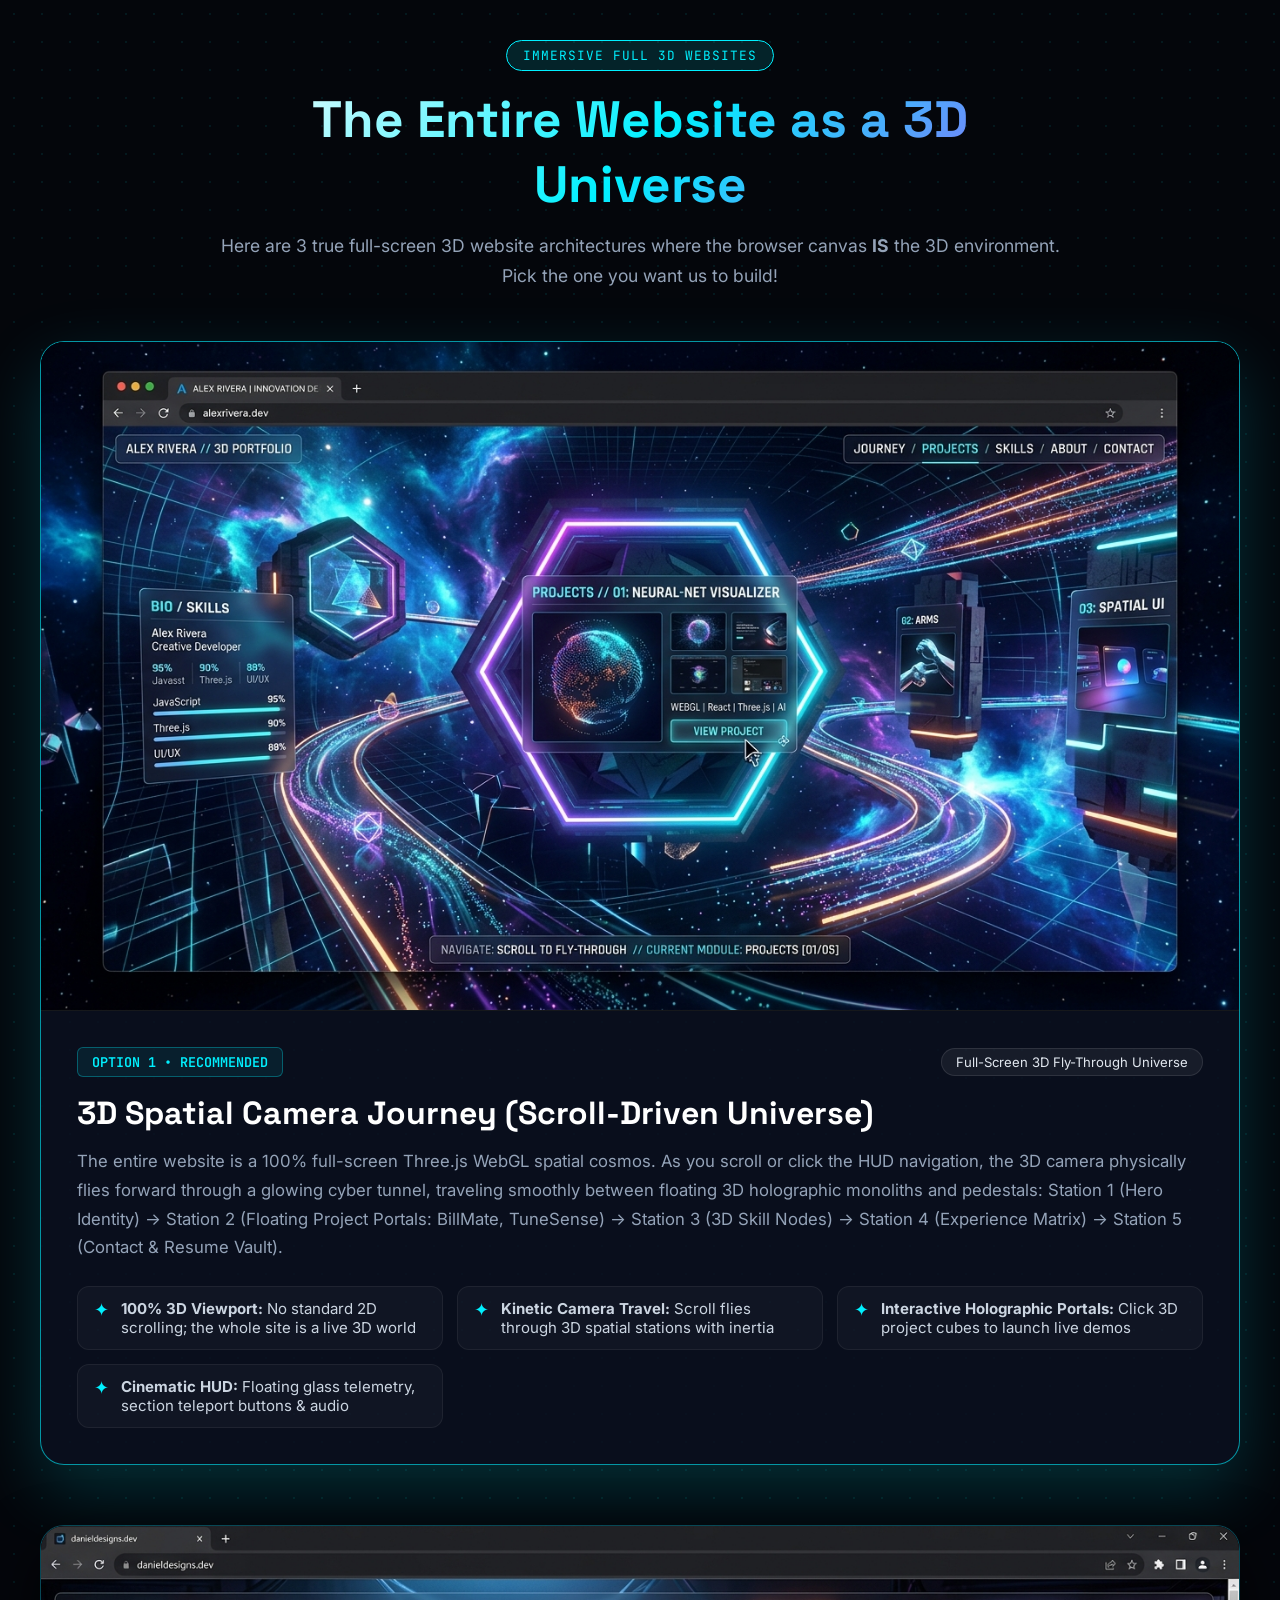
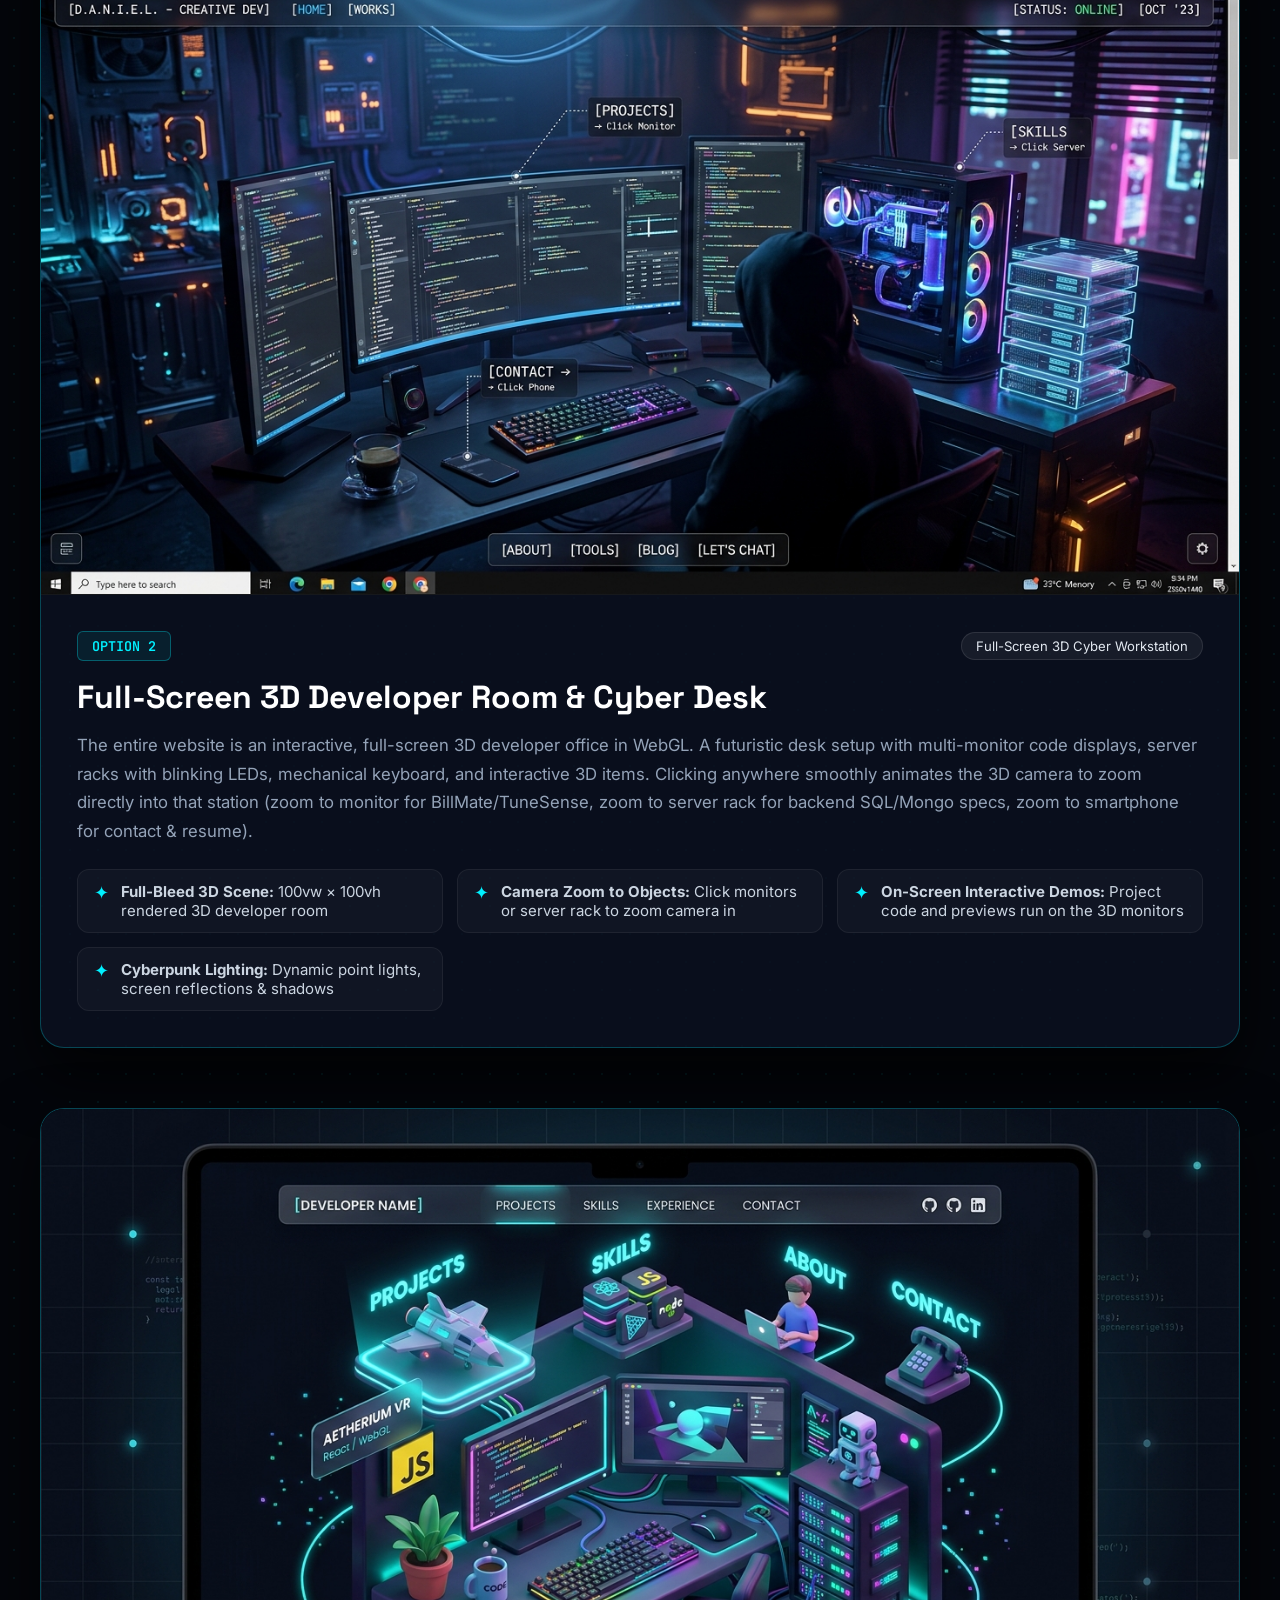
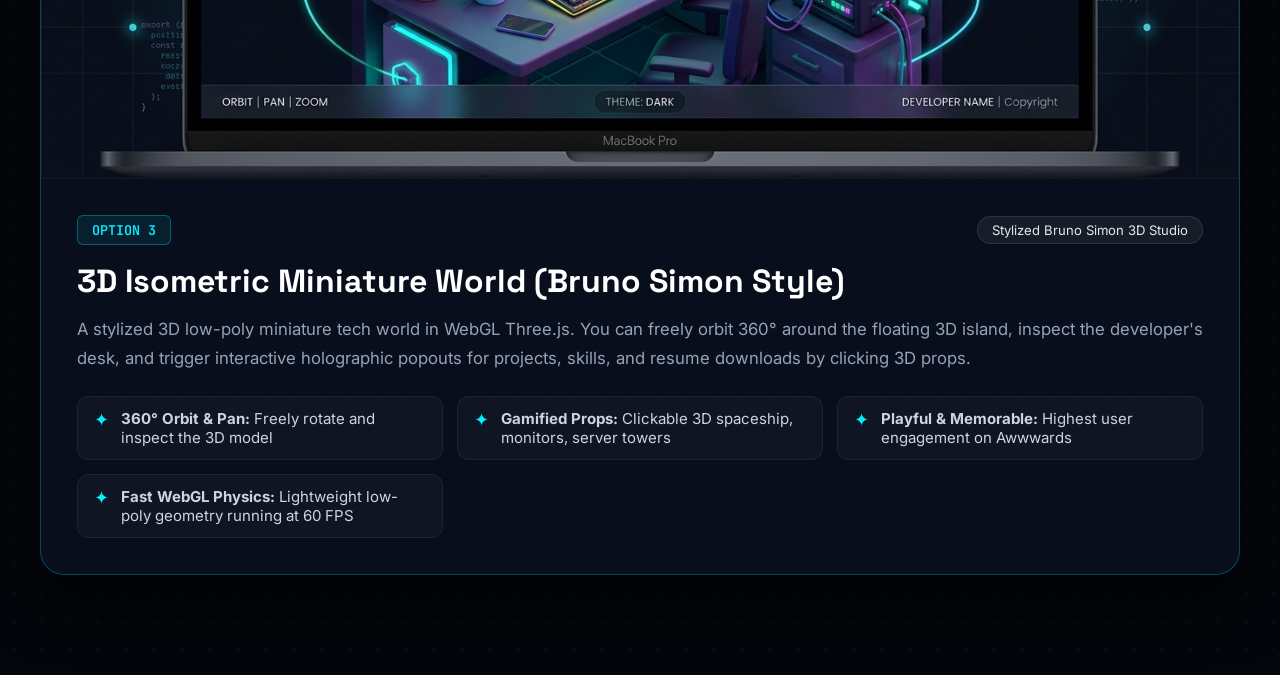
<file: preview-concepts.html>
<!DOCTYPE html>
<html lang="en">
<head>
  <meta charset="UTF-8">
  <meta name="viewport" content="width=device-width, initial-scale=1.0">
  <title>Full 3D Website Concepts — Visual Gallery</title>
  <link rel="preconnect" href="https://fonts.googleapis.com">
  <link rel="preconnect" href="https://fonts.gstatic.com" crossorigin>
  <link href="https://fonts.googleapis.com/css2?family=Space+Grotesk:wght@500;600;700&family=Inter:wght@400;500;600&family=JetBrains+Mono:wght@400;500;600&display=swap" rel="stylesheet">
  <style>
    :root {
      --bg: #04060b;
      --card-bg: rgba(11, 17, 32, 0.85);
      --border: rgba(0, 240, 255, 0.25);
      --accent: #00f0ff;
      --accent-purple: #a855f7;
      --text: #f8fafc;
      --text-muted: #94a3b8;
    }
    * { box-sizing: border-box; margin: 0; padding: 0; }
    body {
      background: var(--bg);
      color: var(--text);
      font-family: 'Inter', sans-serif;
      padding: 40px 20px 100px;
      min-height: 100vh;
      background-image: radial-gradient(rgba(0, 240, 255, 0.08) 1px, transparent 1px);
      background-size: 28px 28px;
    }
    .header {
      text-align: center;
      max-width: 860px;
      margin: 0 auto 50px;
    }
    .badge {
      display: inline-block;
      font-family: 'JetBrains Mono', monospace;
      font-size: 0.8rem;
      padding: 6px 16px;
      border-radius: 9999px;
      background: rgba(0, 240, 255, 0.12);
      border: 1px solid var(--accent);
      color: var(--accent);
      margin-bottom: 16px;
      letter-spacing: 1px;
    }
    h1 {
      font-family: 'Space Grotesk', sans-serif;
      font-size: clamp(2.2rem, 5vw, 3.2rem);
      font-weight: 800;
      margin-bottom: 14px;
      background: linear-gradient(135deg, #fff 0%, #00f0ff 50%, #a855f7 100%);
      -webkit-background-clip: text;
      background-clip: text;
      -webkit-text-fill-color: transparent;
    }
    p.lead {
      color: var(--text-muted);
      font-size: 1.1rem;
      line-height: 1.7;
    }
    .concepts-grid {
      display: flex;
      flex-direction: column;
      gap: 60px;
      max-width: 1200px;
      margin: 0 auto;
    }
    .concept-card {
      background: var(--card-bg);
      border: 1px solid var(--border);
      border-radius: 24px;
      overflow: hidden;
      box-shadow: 0 25px 60px rgba(0, 0, 0, 0.7);
      transition: all 0.3s ease;
    }
    .concept-card.featured {
      border-color: rgba(0, 240, 255, 0.6);
      box-shadow: 0 25px 70px rgba(0, 240, 255, 0.18);
    }
    .image-wrapper {
      position: relative;
      width: 100%;
      background: #020408;
      border-bottom: 1px solid rgba(255, 255, 255, 0.08);
      overflow: hidden;
    }
    .image-wrapper img {
      width: 100%;
      height: auto;
      display: block;
      transition: transform 0.4s ease;
    }
    .image-wrapper:hover img {
      transform: scale(1.015);
    }
    .card-body {
      padding: 36px;
    }
    .card-meta {
      display: flex;
      align-items: center;
      justify-content: space-between;
      margin-bottom: 16px;
      flex-wrap: wrap;
      gap: 10px;
    }
    .option-tag {
      font-family: 'JetBrains Mono', monospace;
      font-size: 0.84rem;
      font-weight: 600;
      color: var(--accent);
      background: rgba(0, 240, 255, 0.08);
      border: 1px solid rgba(0, 240, 255, 0.3);
      padding: 5px 14px;
      border-radius: 6px;
    }
    .vibe-pill {
      font-size: 0.82rem;
      color: #e2e8f0;
      background: rgba(255, 255, 255, 0.06);
      padding: 5px 14px;
      border-radius: 9999px;
      border: 1px solid rgba(255, 255, 255, 0.1);
    }
    h2 {
      font-family: 'Space Grotesk', sans-serif;
      font-size: 2rem;
      margin-bottom: 14px;
      color: #fff;
    }
    .description {
      color: var(--text-muted);
      line-height: 1.7;
      font-size: 1.05rem;
      margin-bottom: 24px;
    }
    .features-list {
      display: grid;
      grid-template-columns: repeat(auto-fit, minmax(280px, 1fr));
      gap: 14px;
    }
    .feature-item {
      display: flex;
      align-items: flex-start;
      gap: 12px;
      font-size: 0.94rem;
      color: #cbd5e1;
      background: rgba(255, 255, 255, 0.03);
      padding: 12px 16px;
      border-radius: 12px;
      border: 1px solid rgba(255, 255, 255, 0.06);
    }
    .feature-icon {
      color: var(--accent);
      font-size: 1.1rem;
    }
  </style>
</head>
<body>
  <div class="header">
    <span class="badge">IMMERSIVE FULL 3D WEBSITES</span>
    <h1>The Entire Website as a 3D Universe</h1>
    <p class="lead">Here are 3 true full-screen 3D website architectures where the browser canvas <strong>IS</strong> the 3D environment. Pick the one you want us to build!</p>
  </div>

  <div class="concepts-grid">
    <!-- CONCEPT 1 -->
    <div class="concept-card featured">
      <div class="image-wrapper">
        <img src="assets/images/3d-option1-journey.jpg" alt="Option 1: 3D Spatial Fly-Through Camera Journey" />
      </div>
      <div class="card-body">
        <div class="card-meta">
          <span class="option-tag">OPTION 1 • RECOMMENDED</span>
          <span class="vibe-pill">Full-Screen 3D Fly-Through Universe</span>
        </div>
        <h2>3D Spatial Camera Journey (Scroll-Driven Universe)</h2>
        <p class="description">
          The entire website is a 100% full-screen Three.js WebGL spatial cosmos. As you scroll or click the HUD navigation, the 3D camera physically flies forward through a glowing cyber tunnel, traveling smoothly between floating 3D holographic monoliths and pedestals: Station 1 (Hero Identity) &rarr; Station 2 (Floating Project Portals: BillMate, TuneSense) &rarr; Station 3 (3D Skill Nodes) &rarr; Station 4 (Experience Matrix) &rarr; Station 5 (Contact &amp; Resume Vault).
        </p>
        <div class="features-list">
          <div class="feature-item"><span class="feature-icon">✦</span> <div><strong>100% 3D Viewport:</strong> No standard 2D scrolling; the whole site is a live 3D world</div></div>
          <div class="feature-item"><span class="feature-icon">✦</span> <div><strong>Kinetic Camera Travel:</strong> Scroll flies through 3D spatial stations with inertia</div></div>
          <div class="feature-item"><span class="feature-icon">✦</span> <div><strong>Interactive Holographic Portals:</strong> Click 3D project cubes to launch live demos</div></div>
          <div class="feature-item"><span class="feature-icon">✦</span> <div><strong>Cinematic HUD:</strong> Floating glass telemetry, section teleport buttons &amp; audio</div></div>
        </div>
      </div>
    </div>

    <!-- CONCEPT 2 -->
    <div class="concept-card">
      <div class="image-wrapper">
        <img src="assets/images/3d-option2-room.jpg" alt="Option 2: Full-Screen 3D Interactive Cyber Workstation" />
      </div>
      <div class="card-body">
        <div class="card-meta">
          <span class="option-tag">OPTION 2</span>
          <span class="vibe-pill">Full-Screen 3D Cyber Workstation</span>
        </div>
        <h2>Full-Screen 3D Developer Room &amp; Cyber Desk</h2>
        <p class="description">
          The entire website is an interactive, full-screen 3D developer office in WebGL. A futuristic desk setup with multi-monitor code displays, server racks with blinking LEDs, mechanical keyboard, and interactive 3D items. Clicking anywhere smoothly animates the 3D camera to zoom directly into that station (zoom to monitor for BillMate/TuneSense, zoom to server rack for backend SQL/Mongo specs, zoom to smartphone for contact &amp; resume).
        </p>
        <div class="features-list">
          <div class="feature-item"><span class="feature-icon">✦</span> <div><strong>Full-Bleed 3D Scene:</strong> 100vw &times; 100vh rendered 3D developer room</div></div>
          <div class="feature-item"><span class="feature-icon">✦</span> <div><strong>Camera Zoom to Objects:</strong> Click monitors or server rack to zoom camera in</div></div>
          <div class="feature-item"><span class="feature-icon">✦</span> <div><strong>On-Screen Interactive Demos:</strong> Project code and previews run on the 3D monitors</div></div>
          <div class="feature-item"><span class="feature-icon">✦</span> <div><strong>Cyberpunk Lighting:</strong> Dynamic point lights, screen reflections &amp; shadows</div></div>
        </div>
      </div>
    </div>

    <!-- CONCEPT 3 -->
    <div class="concept-card">
      <div class="image-wrapper">
        <img src="assets/images/3d-option3-isometric.jpg" alt="Option 3: 3D Isometric Studio" />
      </div>
      <div class="card-body">
        <div class="card-meta">
          <span class="option-tag">OPTION 3</span>
          <span class="vibe-pill">Stylized Bruno Simon 3D Studio</span>
        </div>
        <h2>3D Isometric Miniature World (Bruno Simon Style)</h2>
        <p class="description">
          A stylized 3D low-poly miniature tech world in WebGL Three.js. You can freely orbit 360&deg; around the floating 3D island, inspect the developer's desk, and trigger interactive holographic popouts for projects, skills, and resume downloads by clicking 3D props.
        </p>
        <div class="features-list">
          <div class="feature-item"><span class="feature-icon">✦</span> <div><strong>360&deg; Orbit &amp; Pan:</strong> Freely rotate and inspect the 3D model</div></div>
          <div class="feature-item"><span class="feature-icon">✦</span> <div><strong>Gamified Props:</strong> Clickable 3D spaceship, monitors, server towers</div></div>
          <div class="feature-item"><span class="feature-icon">✦</span> <div><strong>Playful &amp; Memorable:</strong> Highest user engagement on Awwwards</div></div>
          <div class="feature-item"><span class="feature-icon">✦</span> <div><strong>Fast WebGL Physics:</strong> Lightweight low-poly geometry running at 60 FPS</div></div>
        </div>
      </div>
    </div>
  </div>
</body>
</html>
</file>
<file: css/style.css>
/* ============================================================
   CYBER-ROOM.CSS — FULL-SCREEN 3D INTERACTIVE WORKSTATION
   100vw x 100vh WebGL viewport with futuristic glass HUD,
   3D station overlays, and interactive modals.
   ============================================================ */

:root {
  --bg-deep: #05070f;
  --card-bg: rgba(9, 14, 26, 0.85);
  --border-cyan: rgba(0, 240, 255, 0.25);
  --border-purple: rgba(192, 132, 252, 0.25);
  --accent-cyan: #00f0ff;
  --accent-purple: #c084fc;
  --accent-green: #00ff9f;
  --accent-amber: #ffb800;

  --text-main: #f8fafc;
  --text-muted: #94a3b8;

  --font-display: 'Space Grotesk', -apple-system, sans-serif;
  --font-mono: 'JetBrains Mono', monospace;
  --font-body: 'Inter', -apple-system, sans-serif;

  --ease-expo: cubic-bezier(0.16, 1, 0.3, 1);
}

*, *::before, *::after {
  box-sizing: border-box;
  margin: 0;
  padding: 0;
}

html {
  scroll-behavior: smooth;
}

html, body {
  width: 100%;
  min-height: 100%;
  overflow-x: hidden;
  overflow-y: auto;
  background-color: var(--bg-deep);
  color: var(--text-main);
  font-family: var(--font-body);
  user-select: auto;
}

body.cockpit-mode {
  height: 100vh;
  overflow: hidden;
  user-select: none;
}

:focus-visible {
  outline: 2px solid var(--accent-cyan);
  outline-offset: 3px;
}

::selection {
  background: rgba(0, 240, 255, 0.25);
  color: #fff;
}

/* ============================================================
   0. CYBER BOOTLOADER / INITIALIZATION SCREEN
   Disabled by default so recruiter sees clean 2D view instantly
   ============================================================ */
.cyber-loader {
  display: none !important;
}

.loader-content {
  text-align: center;
  max-width: 420px;
  width: 90%;
  padding: 24px;
}

.loader-hex-wrap {
  position: relative;
  width: 84px;
  height: 84px;
  margin: 0 auto 20px;
  display: flex;
  align-items: center;
  justify-content: center;
}

.loader-hex-ring {
  position: absolute;
  inset: 0;
  border-radius: 50%;
  border: 2px dashed var(--accent-cyan);
  animation: spinLoader 4s linear infinite;
  box-shadow: 0 0 25px rgba(0, 240, 255, 0.4);
}

@keyframes spinLoader {
  100% { transform: rotate(360deg); }
}

.loader-core {
  font-family: var(--font-display);
  font-weight: 800;
  font-size: 1.35rem;
  color: #fff;
}

.loader-core span {
  color: var(--accent-cyan);
}

.loader-title {
  font-family: var(--font-display);
  font-weight: 700;
  font-size: 1.15rem;
  letter-spacing: 2px;
  color: #fff;
  margin-bottom: 6px;
}

.loader-subtitle {
  font-family: var(--font-mono);
  font-size: 0.76rem;
  color: var(--accent-cyan);
  margin-bottom: 24px;
}

.loader-bar-wrap {
  width: 100%;
  height: 4px;
  background: rgba(255, 255, 255, 0.08);
  border-radius: 9999px;
  overflow: hidden;
  margin-bottom: 12px;
}

.loader-bar-fill {
  width: 15%;
  height: 100%;
  background: linear-gradient(90deg, var(--accent-cyan), var(--accent-green));
  box-shadow: 0 0 12px var(--accent-cyan);
  transition: width 0.3s ease;
}

.loader-telemetry {
  font-family: var(--font-mono);
  font-size: 0.7rem;
  color: var(--text-muted);
  letter-spacing: 0.5px;
}

/* ============================================================
   1. FULL-SCREEN 3D WEBGL CONTAINER
   ============================================================ */
#webgl-canvas-container {
  position: fixed;
  inset: 0;
  width: 100vw;
  height: 100vh;
  z-index: 0;
  opacity: 0.12;
  pointer-events: none;
  transition: opacity 0.4s ease;
}

body.cockpit-mode #webgl-canvas-container {
  opacity: 1;
  pointer-events: auto;
  z-index: 100;
}

#webgl-canvas-container canvas {
  width: 100% !important;
  height: 100% !important;
  display: block;
}

/* ============================================================
   2. TOP GLASS HUD NAVIGATION (Cockpit Mode Only)
   ============================================================ */
.hud-topbar {
  position: fixed;
  top: 18px;
  left: 24px;
  right: 24px;
  z-index: 250;
  display: none;
  align-items: center;
  justify-content: space-between;
  pointer-events: none;
}

body.cockpit-mode .hud-topbar {
  display: flex;
}

.hud-brand {
  display: flex;
  align-items: center;
  gap: 12px;
  background: rgba(8, 13, 24, 0.8);
  border: 1px solid var(--border-cyan);
  padding: 8px 18px;
  border-radius: 9999px;
  backdrop-filter: blur(16px);
  -webkit-backdrop-filter: blur(16px);
  pointer-events: auto;
  box-shadow: 0 10px 30px rgba(0, 0, 0, 0.5);
}

.hud-logo {
  font-family: var(--font-display);
  font-size: 1.15rem;
  font-weight: 800;
  color: #fff;
  letter-spacing: -0.5px;
}

.hud-logo span {
  color: var(--accent-cyan);
}

.hud-status-dot {
  width: 8px;
  height: 8px;
  border-radius: 50%;
  background: var(--accent-green);
  box-shadow: 0 0 10px var(--accent-green);
  animation: pulseDot 2s infinite;
}

@keyframes pulseDot {
  0%, 100% { opacity: 1; transform: scale(1); }
  50% { opacity: 0.4; transform: scale(0.8); }
}

.hud-role-tag {
  font-family: var(--font-mono);
  font-size: 0.74rem;
  color: var(--accent-cyan);
  border-left: 1px solid rgba(255, 255, 255, 0.15);
  padding-left: 10px;
  white-space: nowrap;
}

/* Center HUD Station Switcher */
.hud-stations-menu {
  display: flex;
  align-items: center;
  gap: 4px;
  background: rgba(8, 14, 26, 0.9);
  border: 1px solid rgba(0, 240, 255, 0.22);
  padding: 4px;
  border-radius: 12px;
  backdrop-filter: blur(20px);
  -webkit-backdrop-filter: blur(20px);
  pointer-events: auto;
  box-shadow: 0 12px 35px rgba(0, 0, 0, 0.6), 0 0 20px rgba(0, 240, 255, 0.08);
}

.hud-nav-btn {
  background: transparent;
  border: 1px solid transparent;
  color: #94a3b8;
  font-family: var(--font-display);
  font-size: 0.82rem;
  font-weight: 600;
  letter-spacing: 0.2px;
  padding: 8px 14px;
  border-radius: 8px;
  cursor: pointer;
  transition: all 0.2s cubic-bezier(0.16, 1, 0.3, 1);
  display: inline-flex;
  align-items: center;
  gap: 7px;
  position: relative;
  user-select: none;
}

.hud-nav-btn .nav-icon {
  stroke: #64748b;
  transition: stroke 0.2s ease, transform 0.2s ease;
  flex-shrink: 0;
}

.hud-nav-btn:hover {
  color: #f8fafc;
  background: rgba(255, 255, 255, 0.06);
  border-color: rgba(255, 255, 255, 0.12);
}

.hud-nav-btn:hover .nav-icon {
  stroke: var(--accent-cyan);
  transform: translateY(-1px);
}

/* Multi-Color Station Active Classes */
.hud-nav-btn.nav-station-overview.active {
  background: rgba(0, 240, 255, 0.14);
  border-color: rgba(0, 240, 255, 0.6);
  color: #00f0ff;
  box-shadow: 0 0 18px rgba(0, 240, 255, 0.3);
}
.hud-nav-btn.nav-station-overview.active .nav-icon { stroke: #00f0ff; }

.hud-nav-btn.nav-station-projects.active {
  background: rgba(0, 240, 255, 0.14);
  border-color: rgba(0, 240, 255, 0.6);
  color: #00f0ff;
  box-shadow: 0 0 18px rgba(0, 240, 255, 0.3);
}
.hud-nav-btn.nav-station-projects.active .nav-icon { stroke: #00f0ff; }

.hud-nav-btn.nav-station-skills.active {
  background: rgba(168, 85, 247, 0.16);
  border-color: rgba(168, 85, 247, 0.65);
  color: #c084fc;
  box-shadow: 0 0 18px rgba(168, 85, 247, 0.35);
}
.hud-nav-btn.nav-station-skills.active .nav-icon { stroke: #c084fc; }

.hud-nav-btn.nav-station-experience.active {
  background: rgba(255, 184, 0, 0.15);
  border-color: rgba(255, 184, 0, 0.65);
  color: #fbbf24;
  box-shadow: 0 0 18px rgba(255, 184, 0, 0.3);
}
.hud-nav-btn.nav-station-experience.active .nav-icon { stroke: #fbbf24; }

.hud-nav-btn.nav-station-contact.active {
  background: rgba(0, 255, 159, 0.14);
  border-color: rgba(0, 255, 159, 0.6);
  color: #00ff9f;
  box-shadow: 0 0 18px rgba(0, 255, 159, 0.3);
}
.hud-nav-btn.nav-station-contact.active .nav-icon { stroke: #00ff9f; }

/* Right HUD Action Controls */
.hud-actions {
  display: flex;
  align-items: center;
  gap: 10px;
  pointer-events: auto;
}

.btn-mobile-toggle {
  display: none;
  align-items: center;
  gap: 6px;
  background: rgba(8, 14, 26, 0.9);
  border: 1px solid var(--accent-cyan);
  color: #fff;
  font-family: var(--font-display);
  font-size: 0.78rem;
  font-weight: 700;
  padding: 8px 14px;
  border-radius: 8px;
  cursor: pointer;
  transition: all 0.2s ease;
}

.btn-mobile-toggle:hover {
  background: rgba(0, 240, 255, 0.15);
  box-shadow: 0 0 16px rgba(0, 240, 255, 0.3);
}

.btn-hud-cmd {
  background: rgba(8, 14, 26, 0.9);
  border: 1px solid rgba(255, 255, 255, 0.12);
  color: #cbd5e1;
  font-family: var(--font-display);
  font-weight: 600;
  font-size: 0.8rem;
  padding: 8px 14px;
  border-radius: 10px;
  display: inline-flex;
  align-items: center;
  gap: 8px;
  cursor: pointer;
  backdrop-filter: blur(20px);
  -webkit-backdrop-filter: blur(20px);
  transition: all 0.2s cubic-bezier(0.16, 1, 0.3, 1);
  box-shadow: 0 8px 24px rgba(0, 0, 0, 0.4);
}

.btn-hud-cmd svg {
  stroke: #94a3b8;
  transition: stroke 0.2s ease;
}

.btn-hud-cmd:hover {
  border-color: var(--accent-cyan);
  color: #fff;
  background: rgba(0, 240, 255, 0.1);
  box-shadow: 0 0 18px rgba(0, 240, 255, 0.25);
}

.btn-hud-cmd:hover svg {
  stroke: var(--accent-cyan);
}

.btn-hud-cmd kbd {
  background: rgba(0, 0, 0, 0.75);
  border: 1px solid rgba(0, 240, 255, 0.3);
  padding: 2px 6px;
  border-radius: 4px;
  font-family: var(--font-mono);
  font-size: 0.68rem;
  color: var(--accent-cyan);
}

.btn-hud-resume {
  background: rgba(0, 240, 255, 0.1);
  border: 1px solid var(--accent-cyan);
  color: #00f0ff;
  font-family: var(--font-display);
  font-weight: 700;
  font-size: 0.82rem;
  letter-spacing: 0.3px;
  text-decoration: none;
  padding: 8px 16px;
  border-radius: 10px;
  display: inline-flex;
  align-items: center;
  gap: 7px;
  backdrop-filter: blur(20px);
  -webkit-backdrop-filter: blur(20px);
  box-shadow: 0 0 18px rgba(0, 240, 255, 0.22);
  transition: all 0.25s cubic-bezier(0.16, 1, 0.3, 1);
}

.btn-hud-resume svg {
  stroke: #00f0ff;
  transition: transform 0.2s ease;
}

.btn-hud-resume:hover {
  background: #00f0ff;
  color: #05070f;
  transform: translateY(-1px);
  box-shadow: 0 0 28px rgba(0, 240, 255, 0.6);
}

.btn-hud-resume:hover svg {
  stroke: #05070f;
  transform: translateY(1px);
}

.btn-hud-reset {
  display: none;
  background: rgba(239, 68, 68, 0.1);
  border: 1px solid rgba(239, 68, 68, 0.4);
  color: #fca5a5;
  font-family: var(--font-display);
  font-weight: 600;
  font-size: 0.78rem;
  padding: 8px 12px;
  border-radius: 10px;
  cursor: pointer;
  align-items: center;
  gap: 6px;
  transition: all 0.2s ease;
}

.btn-hud-reset svg {
  stroke: #fca5a5;
  transition: transform 0.2s ease;
}

.btn-hud-reset:hover {
  background: rgba(239, 68, 68, 0.25);
  border-color: #ef4444;
  color: #fff;
  box-shadow: 0 0 16px rgba(239, 68, 68, 0.35);
}

.btn-hud-reset:hover svg {
  stroke: #fff;
  transform: rotate(-30deg);
}

.btn-hud-exit {
  background: rgba(255, 255, 255, 0.08);
  border: 1px solid rgba(255, 255, 255, 0.16);
  color: #fff;
  font-family: var(--font-display);
  font-weight: 700;
  font-size: 0.8rem;
  padding: 8px 14px;
  border-radius: 10px;
  cursor: pointer;
  display: inline-flex;
  align-items: center;
  gap: 6px;
  transition: all 0.2s ease;
  pointer-events: auto;
}

.btn-hud-exit:hover {
  background: rgba(0, 240, 255, 0.2);
  border-color: var(--accent-cyan);
  color: var(--accent-cyan);
}

/* Flyout Close / Back Button */
.flyout-close-btn {
  background: rgba(255, 255, 255, 0.05);
  border: 1px solid rgba(255, 255, 255, 0.15);
  color: #cbd5e1;
  font-family: var(--font-display);
  font-size: 0.75rem;
  font-weight: 600;
  padding: 5px 11px;
  border-radius: 8px;
  cursor: pointer;
  display: inline-flex;
  align-items: center;
  gap: 6px;
  transition: all 0.2s ease;
}

.flyout-close-btn svg {
  stroke: #94a3b8;
  transition: stroke 0.2s ease;
}

.flyout-close-btn:hover {
  background: rgba(0, 240, 255, 0.12);
  border-color: var(--accent-cyan);
  color: #00f0ff;
  box-shadow: 0 0 12px rgba(0, 240, 255, 0.2);
}

.flyout-close-btn:hover svg {
  stroke: #00f0ff;
}

/* ============================================================
   3. BOTTOM INSTRUCTION HINT (Cockpit Mode Only)
   ============================================================ */
.hud-bottom-bar {
  position: fixed;
  bottom: 18px;
  left: 50%;
  transform: translateX(-50%);
  z-index: 100;
  display: none;
  align-items: center;
  gap: 16px;
  background: rgba(8, 13, 24, 0.85);
  border: 1px solid var(--border-cyan);
  padding: 6px 18px;
  border-radius: 9999px;
  backdrop-filter: blur(16px);
  font-family: var(--font-mono);
  font-size: 0.72rem;
  color: var(--text-muted);
  pointer-events: none;
  white-space: nowrap;
}

body.cockpit-mode .hud-bottom-bar {
  display: flex;
}

.hud-bottom-bar span strong {
  color: var(--accent-cyan);
}

/* ============================================================
   4. STATION INTERACTIVE FLYOUT OVERLAYS
   ============================================================ */
.station-flyout {
  position: fixed;
  bottom: 40px;
  right: 24px;
  width: 410px;
  max-width: calc(100vw - 32px);
  max-height: calc(100vh - 128px);
  overflow-y: auto;
  overflow-x: hidden;
  background: rgba(7, 12, 24, 0.96) !important;
  border-radius: 18px;
  padding: 20px 22px;
  backdrop-filter: blur(28px) saturate(180%) !important;
  -webkit-backdrop-filter: blur(28px) saturate(180%) !important;
  box-shadow: 0 25px 70px rgba(0, 0, 0, 0.9), 0 0 40px rgba(0, 0, 0, 0.8);
  z-index: 150;
  opacity: 0;
  pointer-events: none;
  transform: translateY(20px) scale(0.97);
  transition: all 0.35s var(--ease-expo);
  scrollbar-width: thin;
  scrollbar-color: rgba(0, 240, 255, 0.35) rgba(8, 14, 26, 0.5);
}

.station-flyout::-webkit-scrollbar {
  width: 5px;
}

.station-flyout::-webkit-scrollbar-track {
  background: rgba(8, 14, 26, 0.5);
  border-radius: 9999px;
}

.station-flyout::-webkit-scrollbar-thumb {
  background: rgba(0, 240, 255, 0.35);
  border-radius: 9999px;
}

.station-flyout::-webkit-scrollbar-thumb:hover {
  background: var(--accent-cyan);
}

#flyout-projects {
  border: 1px solid rgba(0, 240, 255, 0.35);
  box-shadow: 0 30px 80px rgba(0, 0, 0, 0.9), 0 0 35px rgba(0, 240, 255, 0.15);
}

#flyout-skills {
  border: 1px solid rgba(168, 85, 247, 0.4);
  box-shadow: 0 30px 80px rgba(0, 0, 0, 0.9), 0 0 35px rgba(168, 85, 247, 0.18);
}

#flyout-experience {
  border: 1px solid rgba(255, 184, 0, 0.4);
  box-shadow: 0 30px 80px rgba(0, 0, 0, 0.9), 0 0 35px rgba(255, 184, 0, 0.18);
}

#flyout-contact {
  border: 1px solid rgba(0, 255, 159, 0.4);
  box-shadow: 0 30px 80px rgba(0, 0, 0, 0.9), 0 0 35px rgba(0, 255, 159, 0.18);
}

.station-flyout.active {
  opacity: 1;
  pointer-events: auto;
  transform: translateY(0) scale(1);
}

.flyout-header {
  display: flex;
  align-items: center;
  justify-content: space-between;
  margin-bottom: 10px;
}

.flyout-badge {
  font-family: var(--font-mono);
  font-size: 0.68rem;
  color: var(--accent-cyan);
  background: rgba(0, 240, 255, 0.1);
  border: 1px solid rgba(0, 240, 255, 0.3);
  padding: 3px 10px;
  border-radius: 9999px;
  letter-spacing: 0.3px;
}

.flyout-title {
  font-family: var(--font-display);
  font-size: 1.22rem;
  font-weight: 700;
  color: #fff;
  margin-bottom: 6px;
  line-height: 1.3;
}

.flyout-desc {
  font-size: 0.82rem;
  color: var(--text-muted);
  line-height: 1.5;
  margin-bottom: 14px;
}

/* Project Selector Tabs in Flyout */
.project-selector {
  display: flex;
  gap: 6px;
  margin-bottom: 16px;
  flex-wrap: wrap;
}

.project-selector-tab {
  background: rgba(255, 255, 255, 0.05);
  border: 1px solid rgba(255, 255, 255, 0.1);
  color: var(--text-muted);
  font-family: var(--font-mono);
  font-size: 0.74rem;
  padding: 6px 12px;
  border-radius: 8px;
  cursor: pointer;
  transition: all 0.2s ease;
}

.project-selector-tab.active,
.project-selector-tab:hover {
  background: rgba(0, 240, 255, 0.15);
  border-color: var(--accent-cyan);
  color: #fff;
}

.flyout-metrics-grid {
  display: grid;
  grid-template-columns: 1fr 1fr;
  gap: 8px;
  margin-bottom: 18px;
}

.flyout-metric-chip {
  background: rgba(13, 20, 36, 0.95);
  border: 1px solid rgba(255, 255, 255, 0.1);
  padding: 10px 14px;
  border-radius: 12px;
  box-shadow: 0 4px 12px rgba(0, 0, 0, 0.4);
}

.flyout-metric-chip strong {
  display: block;
  font-family: var(--font-mono);
  font-size: 0.8rem;
  color: var(--accent-cyan);
}

.flyout-metric-chip span {
  font-size: 0.68rem;
  color: var(--text-muted);
}

.flyout-actions {
  display: flex;
  align-items: center;
  gap: 10px;
}

.btn-flyout-primary {
  background: linear-gradient(135deg, var(--accent-cyan), var(--accent-green));
  color: #030508;
  font-family: var(--font-display);
  font-size: 0.82rem;
  font-weight: 700;
  padding: 8px 18px;
  border-radius: 9999px;
  border: none;
  cursor: pointer;
  transition: all 0.2s ease;
}

.btn-flyout-primary:hover {
  box-shadow: 0 0 20px rgba(0, 255, 159, 0.5);
}

/* Skills Grid in Flyout */
.skills-pills-wrap {
  display: flex;
  flex-wrap: wrap;
  gap: 6px;
  margin-bottom: 12px;
}

.skill-tag {
  background: rgba(13, 20, 36, 0.95);
  border: 1px solid rgba(255, 255, 255, 0.12);
  color: #e2e8f0;
  font-family: var(--font-mono);
  font-size: 0.72rem;
  padding: 4px 10px;
  border-radius: 6px;
  transition: all 0.15s ease;
}

.skill-tag:hover {
  border-color: var(--accent-cyan);
  transform: translateY(-1px);
}

/* Contact Links in Flyout */
.contact-links-list {
  display: flex;
  flex-direction: column;
  gap: 10px;
  margin-bottom: 16px;
}

.contact-link-row {
  display: flex;
  align-items: center;
  gap: 12px;
  padding: 12px 16px;
  background: rgba(13, 20, 36, 0.95);
  border: 1px solid rgba(255, 255, 255, 0.1);
  border-radius: 12px;
  color: #e2e8f0;
  text-decoration: none;
  font-size: 0.84rem;
  box-shadow: 0 4px 14px rgba(0, 0, 0, 0.4);
  transition: all 0.2s ease;
}

.contact-link-row:hover {
  border-color: var(--accent-cyan);
  background: rgba(0, 240, 255, 0.12);
  color: #fff;
  transform: translateX(4px);
  box-shadow: 0 0 16px rgba(0, 240, 255, 0.25);
}

/* ============================================================
   5. TECHNICAL SPECIFICATIONS MODAL
   ============================================================ */
.modal-overlay {
  position: fixed;
  inset: 0;
  background: rgba(3, 6, 14, 0.88);
  backdrop-filter: blur(18px);
  -webkit-backdrop-filter: blur(18px);
  z-index: 2000;
  display: flex;
  align-items: center;
  justify-content: center;
  padding: 20px;
  opacity: 0;
  pointer-events: none;
  transition: opacity 0.3s var(--ease-expo);
}

.modal-overlay.active {
  opacity: 1;
  pointer-events: auto;
}

.modal-container {
  background: rgba(11, 17, 32, 0.96);
  border: 1px solid var(--accent-cyan);
  border-radius: 24px;
  max-width: 680px;
  width: 100%;
  padding: 36px;
  position: relative;
  box-shadow: 0 30px 80px rgba(0, 0, 0, 0.85), 0 0 45px rgba(0, 240, 255, 0.2);
  transform: translateY(20px) scale(0.96);
  transition: transform 0.3s var(--ease-expo);
  max-height: 90vh;
  overflow-y: auto;
}

.modal-overlay.active .modal-container {
  transform: translateY(0) scale(1);
}

.modal-close {
  position: absolute;
  top: 20px;
  right: 20px;
  background: rgba(255, 255, 255, 0.05);
  border: 1px solid rgba(255, 255, 255, 0.1);
  color: var(--text-muted);
  font-size: 1.4rem;
  width: 36px;
  height: 36px;
  border-radius: 50%;
  display: flex;
  align-items: center;
  justify-content: center;
  cursor: pointer;
  transition: all 0.2s ease;
}

.modal-close:hover {
  background: rgba(255, 255, 255, 0.15);
  color: #fff;
}

.modal-spec-header h2 {
  font-family: var(--font-display);
  font-size: 1.6rem;
  color: #fff;
  margin: 10px 0;
}

.modal-spec-badge {
  font-family: var(--font-mono);
  font-size: 0.74rem;
  color: var(--accent-cyan);
  background: rgba(0, 240, 255, 0.1);
  border: 1px solid rgba(0, 240, 255, 0.3);
  padding: 3px 10px;
  border-radius: 9999px;
}

.modal-spec-desc {
  color: var(--text-muted);
  font-size: 0.94rem;
  line-height: 1.65;
  margin-bottom: 24px;
}

.modal-spec-metrics {
  display: grid;
  grid-template-columns: repeat(auto-fit, minmax(130px, 1fr));
  gap: 12px;
  margin-bottom: 24px;
}

.modal-metric-card {
  background: rgba(255, 255, 255, 0.03);
  border: 1px solid rgba(255, 255, 255, 0.08);
  padding: 12px 14px;
  border-radius: 12px;
  text-align: center;
}

.modal-metric-card .metric-val {
  font-family: var(--font-mono);
  font-size: 0.88rem;
  font-weight: 700;
  color: var(--accent-cyan);
  display: block;
}

.modal-metric-card .metric-lbl {
  font-size: 0.7rem;
  color: var(--text-muted);
}

.modal-spec-section h3 {
  font-family: var(--font-display);
  font-size: 1.05rem;
  color: #fff;
  margin-bottom: 12px;
}

.modal-spec-list {
  list-style: none;
  display: flex;
  flex-direction: column;
  gap: 10px;
  margin-bottom: 28px;
}

.modal-spec-list li {
  font-size: 0.9rem;
  color: #cbd5e1;
  position: relative;
  padding-left: 20px;
  line-height: 1.55;
}

.modal-spec-list li::before {
  content: '✦';
  position: absolute;
  left: 0;
  color: var(--accent-cyan);
}

.modal-spec-actions {
  display: flex;
  gap: 12px;
}

.btn {
  display: inline-flex;
  align-items: center;
  gap: 8px;
  padding: 10px 22px;
  border-radius: 9999px;
  font-family: var(--font-display);
  font-size: 0.88rem;
  font-weight: 600;
  text-decoration: none;
  cursor: pointer;
  border: none;
  transition: all 0.25s var(--ease-expo);
}

.btn-primary {
  background: linear-gradient(135deg, var(--accent-cyan), var(--accent-green));
  color: #030508;
}

.btn-secondary {
  background: rgba(255, 255, 255, 0.06);
  border: 1px solid rgba(255, 255, 255, 0.15);
  color: #fff;
}

/* ============================================================
   6. COMMAND PALETTE (CTRL + K)
   ============================================================ */
.cmd-overlay {
  position: fixed;
  inset: 0;
  background: rgba(3, 6, 14, 0.85);
  backdrop-filter: blur(16px);
  z-index: 3000;
  display: flex;
  align-items: flex-start;
  justify-content: center;
  padding: 12vh 20px;
  opacity: 0;
  pointer-events: none;
  transition: opacity 0.25s ease;
}

.cmd-overlay.active {
  opacity: 1;
  pointer-events: auto;
}

.cmd-modal {
  width: 100%;
  max-width: 580px;
  background: rgba(11, 17, 32, 0.96);
  border: 1px solid var(--accent-cyan);
  border-radius: 18px;
  box-shadow: 0 25px 60px rgba(0, 0, 0, 0.8), 0 0 35px rgba(0, 240, 255, 0.2);
  overflow: hidden;
  transform: translateY(-20px) scale(0.97);
  transition: transform 0.25s var(--ease-expo);
}

.cmd-overlay.active .cmd-modal {
  transform: translateY(0) scale(1);
}

.cmd-header {
  display: flex;
  align-items: center;
  gap: 12px;
  padding: 16px 20px;
  border-bottom: 1px solid rgba(255, 255, 255, 0.08);
  color: var(--accent-cyan);
}

.cmd-input {
  flex: 1;
  background: transparent;
  border: none;
  outline: none;
  color: #fff;
  font-size: 0.98rem;
  font-family: var(--font-body);
}

.cmd-badge {
  font-family: var(--font-mono);
  font-size: 0.7rem;
  background: rgba(255, 255, 255, 0.08);
  color: #8899ac;
  border-radius: 4px;
  padding: 2px 7px;
}

.cmd-list {
  max-height: 320px;
  overflow-y: auto;
  padding: 8px;
  display: flex;
  flex-direction: column;
  gap: 4px;
}

.cmd-item {
  display: flex;
  align-items: center;
  justify-content: space-between;
  padding: 10px 14px;
  border-radius: 8px;
  color: #cbd5e1;
  font-size: 0.88rem;
  cursor: pointer;
  transition: all 0.15s ease;
}

.cmd-item:hover {
  background: rgba(0, 240, 255, 0.12);
  color: var(--accent-cyan);
  transform: translateX(3px);
}

.cmd-item kbd {
  font-family: var(--font-mono);
  font-size: 0.68rem;
  background: rgba(0, 0, 0, 0.4);
  border: 1px solid rgba(255, 255, 255, 0.12);
  border-radius: 4px;
  padding: 2px 7px;
  color: #8899ac;
}

.cmd-footer {
  display: flex;
  align-items: center;
  justify-content: space-between;
  padding: 10px 18px;
  border-top: 1px solid rgba(255, 255, 255, 0.06);
  font-family: var(--font-mono);
  font-size: 0.72rem;
  color: #64748b;
  background: rgba(6, 10, 20, 0.65);
}

/* ============================================================
   7. CLEAN 2D PORTFOLIO DESIGN SYSTEM & COMPONENTS (DEFAULT VIEW)
   ============================================================ */

/* Top Sticky Navigation Bar */
.site-navbar {
  position: fixed;
  top: 0;
  left: 0;
  right: 0;
  z-index: 500;
  background: rgba(5, 7, 15, 0.85);
  backdrop-filter: blur(20px);
  -webkit-backdrop-filter: blur(20px);
  border-bottom: 1px solid rgba(255, 255, 255, 0.08);
  transition: all 0.3s ease;
}

.nav-container {
  max-width: 1140px;
  margin: 0 auto;
  padding: 12px 24px;
  display: flex;
  align-items: center;
  justify-content: space-between;
  gap: 16px;
}

.nav-left {
  display: flex;
  align-items: center;
  gap: 16px;
}

.site-logo {
  font-family: var(--font-display);
  font-size: 1.2rem;
  font-weight: 800;
  color: #fff;
  text-decoration: none;
  letter-spacing: -0.5px;
  display: inline-flex;
  align-items: center;
  gap: 2px;
}

.site-logo span {
  color: var(--accent-cyan);
}

.nav-status-badge {
  display: inline-flex;
  align-items: center;
  gap: 8px;
  background: rgba(0, 255, 159, 0.08);
  border: 1px solid rgba(0, 255, 159, 0.3);
  color: var(--accent-green);
  font-family: var(--font-mono);
  font-size: 0.72rem;
  padding: 4px 12px;
  border-radius: 9999px;
  white-space: nowrap;
}

.status-pulse-dot {
  width: 7px;
  height: 7px;
  border-radius: 50%;
  background: var(--accent-green);
  box-shadow: 0 0 8px var(--accent-green);
  animation: pulseDot 2s infinite;
}

@keyframes pulseDot {
  0%, 100% { opacity: 1; transform: scale(1); }
  50% { opacity: 0.4; transform: scale(0.85); }
}

.nav-links {
  display: flex;
  align-items: center;
  gap: 22px;
}

.nav-link {
  color: #94a3b8;
  font-family: var(--font-display);
  font-size: 0.85rem;
  font-weight: 600;
  text-decoration: none;
  transition: color 0.2s ease;
}

.nav-link:hover {
  color: #f8fafc;
}

.nav-actions {
  display: flex;
  align-items: center;
  gap: 10px;
}

/* Enter 3D Cockpit Button */
.btn-cockpit-optin {
  display: inline-flex;
  align-items: center;
  gap: 8px;
  background: rgba(0, 240, 255, 0.08);
  border: 1px solid rgba(0, 240, 255, 0.35);
  color: var(--accent-cyan);
  font-family: var(--font-display);
  font-size: 0.82rem;
  font-weight: 700;
  padding: 8px 16px;
  border-radius: 10px;
  cursor: pointer;
  transition: all 0.25s cubic-bezier(0.16, 1, 0.3, 1);
  text-decoration: none;
  white-space: nowrap;
}

.btn-cockpit-optin svg {
  stroke: var(--accent-cyan);
  transition: transform 0.25s ease;
}

.btn-cockpit-optin:hover {
  background: rgba(0, 240, 255, 0.2);
  border-color: var(--accent-cyan);
  color: #fff;
  box-shadow: 0 0 20px rgba(0, 240, 255, 0.35);
  transform: translateY(-1px);
}

.btn-cockpit-optin:hover svg {
  transform: rotate(15deg) scale(1.1);
  stroke: #fff;
}

/* Standard Buttons */
.btn {
  display: inline-flex;
  align-items: center;
  gap: 8px;
  font-family: var(--font-display);
  font-size: 0.84rem;
  font-weight: 700;
  padding: 9px 18px;
  border-radius: 10px;
  text-decoration: none;
  cursor: pointer;
  transition: all 0.2s cubic-bezier(0.16, 1, 0.3, 1);
  border: 1px solid transparent;
}

.btn-primary {
  background: linear-gradient(135deg, #00f0ff, #00d4ff);
  color: #05070f;
  box-shadow: 0 4px 16px rgba(0, 240, 255, 0.3);
}

.btn-primary:hover {
  transform: translateY(-1px);
  box-shadow: 0 6px 24px rgba(0, 240, 255, 0.45);
}

.btn-secondary {
  background: rgba(255, 255, 255, 0.05);
  border-color: rgba(255, 255, 255, 0.14);
  color: #cbd5e1;
}

.btn-secondary:hover {
  background: rgba(255, 255, 255, 0.1);
  border-color: rgba(255, 255, 255, 0.3);
  color: #fff;
  transform: translateY(-1px);
}

/* ============================================================
   MAIN 2D PORTFOLIO VIEW CONTAINER
   ============================================================ */
.clean-portfolio-view {
  position: relative;
  z-index: 10;
  max-width: 1140px;
  margin: 0 auto;
  padding: 96px 24px 60px;
}

/* Hide 2D portfolio when in cockpit mode */
body.cockpit-mode .clean-portfolio-view,
body.cockpit-mode .site-navbar,
body.cockpit-mode .float-cockpit-btn {
  display: none !important;
}

/* Hero Section */
.hero-section {
  padding: 30px 0 50px;
}

.hero-card {
  background: rgba(11, 17, 32, 0.9);
  border: 1px solid rgba(255, 255, 255, 0.1);
  border-radius: 24px;
  padding: 40px;
  backdrop-filter: blur(20px);
  box-shadow: 0 20px 50px rgba(0, 0, 0, 0.5), 0 0 30px rgba(0, 240, 255, 0.06);
  position: relative;
  overflow: hidden;
}

.hero-card::before {
  content: '';
  position: absolute;
  top: -150px;
  right: -150px;
  width: 320px;
  height: 320px;
  border-radius: 50%;
  background: radial-gradient(circle, rgba(0, 240, 255, 0.15) 0%, transparent 70%);
  pointer-events: none;
}

.hero-header-row {
  display: flex;
  align-items: center;
  justify-content: space-between;
  gap: 20px;
  margin-bottom: 24px;
}

.hero-avatar-wrap {
  position: relative;
  width: 72px;
  height: 72px;
  display: flex;
  align-items: center;
  justify-content: center;
  flex-shrink: 0;
}

.hero-avatar-ring {
  position: absolute;
  inset: 0;
  border-radius: 50%;
  border: 2px dashed var(--accent-cyan);
  animation: spinLoader 10s linear infinite;
}

.hero-avatar-core {
  font-family: var(--font-display);
  font-weight: 800;
  font-size: 1.4rem;
  color: #fff;
}

.hero-avatar-core span {
  color: var(--accent-cyan);
}

.hero-headline {
  font-family: var(--font-display);
  font-size: 2.5rem;
  font-weight: 800;
  letter-spacing: -1px;
  line-height: 1.15;
  color: #fff;
  margin-bottom: 8px;
}

.hero-subheadline {
  font-family: var(--font-display);
  font-size: 1.15rem;
  font-weight: 600;
  color: var(--accent-cyan);
  margin-bottom: 16px;
}

.hero-subheadline strong {
  color: var(--accent-amber);
}

.hero-tagline {
  font-size: 1.05rem;
  color: #cbd5e1;
  line-height: 1.65;
  max-width: 820px;
  margin-bottom: 28px;
}

.hero-chips-row {
  display: flex;
  flex-wrap: wrap;
  gap: 10px;
  margin-bottom: 30px;
}

.hero-stat-pill {
  background: rgba(15, 23, 42, 0.85);
  border: 1px solid rgba(255, 255, 255, 0.1);
  padding: 6px 14px;
  border-radius: 9999px;
  font-family: var(--font-mono);
  font-size: 0.78rem;
  color: #e2e8f0;
}

.hero-stat-pill strong {
  color: var(--accent-cyan);
}

.hero-ctas-row {
  display: flex;
  flex-wrap: wrap;
  align-items: center;
  gap: 12px;
}

/* ============================================================
   SECTION HEADERS
   ============================================================ */
.portfolio-section {
  margin-bottom: 70px;
  scroll-margin-top: 90px;
}

.section-head {
  margin-bottom: 28px;
}

.section-tag {
  display: inline-block;
  font-family: var(--font-mono);
  font-size: 0.72rem;
  letter-spacing: 1.5px;
  text-transform: uppercase;
  padding: 3px 10px;
  border: 1px solid;
  border-radius: 6px;
  margin-bottom: 8px;
}

.section-title {
  font-family: var(--font-display);
  font-size: 1.85rem;
  font-weight: 800;
  color: #fff;
  letter-spacing: -0.5px;
  margin-bottom: 6px;
}

.section-subtitle {
  font-size: 0.95rem;
  color: #94a3b8;
  max-width: 700px;
  line-height: 1.55;
}

/* ============================================================
   PROJECTS GRID & CARDS
   ============================================================ */
.projects-grid {
  display: grid;
  grid-template-columns: 1fr 1fr;
  gap: 24px;
}

.project-card {
  background: rgba(11, 17, 32, 0.92);
  border: 1px solid rgba(255, 255, 255, 0.1);
  border-radius: 20px;
  padding: 24px;
  display: flex;
  flex-direction: column;
  transition: all 0.3s cubic-bezier(0.16, 1, 0.3, 1);
  box-shadow: 0 10px 30px rgba(0, 0, 0, 0.4);
}

.project-card:hover {
  border-color: rgba(0, 240, 255, 0.4);
  transform: translateY(-3px);
  box-shadow: 0 16px 40px rgba(0, 0, 0, 0.6), 0 0 25px rgba(0, 240, 255, 0.08);
}

/* Project Screenshot Mockup */
.project-mockup-wrap {
  position: relative;
  width: 100%;
  aspect-ratio: 16 / 9;
  border-radius: 12px;
  overflow: hidden;
  border: 1px solid rgba(255, 255, 255, 0.1);
  background: #060913;
  margin-bottom: 18px;
}

.project-mockup-wrap img {
  width: 100%;
  height: 100%;
  object-fit: cover;
  display: block;
  transition: transform 0.4s ease;
}

.project-card:hover .project-mockup-wrap img {
  transform: scale(1.03);
}

.project-badge-bar {
  display: flex;
  align-items: center;
  justify-content: space-between;
  gap: 10px;
  margin-bottom: 10px;
}

.project-stack-tag {
  font-family: var(--font-mono);
  font-size: 0.68rem;
  letter-spacing: 0.5px;
  color: var(--accent-cyan);
  font-weight: 600;
}

.project-status-pill {
  font-family: var(--font-mono);
  font-size: 0.65rem;
  padding: 2px 8px;
  border-radius: 9999px;
  background: rgba(0, 255, 159, 0.1);
  color: var(--accent-green);
  border: 1px solid rgba(0, 255, 159, 0.3);
  white-space: nowrap;
}

.project-title {
  font-family: var(--font-display);
  font-size: 1.25rem;
  font-weight: 700;
  color: #fff;
  margin-bottom: 8px;
  line-height: 1.35;
}

.project-desc {
  font-size: 0.88rem;
  color: #cbd5e1;
  line-height: 1.6;
  margin-bottom: 14px;
}

/* Hard Problem Solved Callout Box */
.hard-problem-box {
  background: rgba(0, 240, 255, 0.04);
  border-left: 3px solid var(--accent-cyan);
  border-radius: 0 10px 10px 0;
  padding: 12px 14px;
  margin-bottom: 16px;
}

.hard-problem-box .hp-label {
  display: flex;
  align-items: center;
  gap: 6px;
  font-family: var(--font-mono);
  font-size: 0.72rem;
  font-weight: 700;
  color: var(--accent-cyan);
  text-transform: uppercase;
  letter-spacing: 0.5px;
  margin-bottom: 4px;
}

.hard-problem-box p {
  font-size: 0.82rem;
  color: #cbd5e1;
  line-height: 1.5;
  margin: 0;
}

.hard-problem-box p strong {
  color: #fff;
}

/* Metrics Row */
.project-metrics-grid {
  display: grid;
  grid-template-columns: 1fr 1fr;
  gap: 8px;
  margin-bottom: 18px;
  margin-top: auto;
}

.metric-chip {
  background: rgba(15, 23, 42, 0.8);
  border: 1px solid rgba(255, 255, 255, 0.08);
  border-radius: 8px;
  padding: 8px 10px;
}

.metric-chip strong {
  display: block;
  font-family: var(--font-mono);
  font-size: 0.76rem;
  color: var(--accent-cyan);
  margin-bottom: 2px;
}

.metric-chip span {
  font-size: 0.7rem;
  color: #94a3b8;
}

.project-actions {
  display: flex;
  flex-wrap: wrap;
  align-items: center;
  gap: 8px;
  padding-top: 6px;
}

.project-actions .btn {
  padding: 8px 14px;
  font-size: 0.8rem;
}

/* ============================================================
   SKILLS SECTION (Categories Grid)
   ============================================================ */
.skills-grid {
  display: grid;
  grid-template-columns: 1fr 1fr;
  gap: 20px;
}

.skill-category-card {
  background: rgba(11, 17, 32, 0.9);
  border: 1px solid rgba(255, 255, 255, 0.08);
  border-radius: 16px;
  padding: 22px;
  transition: border-color 0.2s ease, transform 0.2s ease;
}

.skill-category-card:hover {
  border-color: rgba(255, 255, 255, 0.16);
}

.skill-category-header {
  display: flex;
  align-items: center;
  justify-content: space-between;
  margin-bottom: 14px;
}

.skill-category-title {
  font-family: var(--font-display);
  font-size: 1.05rem;
  font-weight: 700;
  color: #fff;
  display: flex;
  align-items: center;
  gap: 10px;
  margin: 0;
}

.skill-pills-list {
  display: flex;
  flex-wrap: wrap;
  gap: 8px;
}

.skill-pill {
  background: rgba(15, 23, 42, 0.9);
  border: 1px solid rgba(255, 255, 255, 0.12);
  color: #e2e8f0;
  font-family: var(--font-mono);
  font-size: 0.8rem;
  font-weight: 500;
  padding: 6px 14px;
  border-radius: 9999px;
  transition: all 0.2s ease;
}

.skill-pill:hover {
  border-color: var(--accent-cyan);
  color: #fff;
  background: rgba(0, 240, 255, 0.1);
  transform: translateY(-1px);
}

.timeline-badge {
  font-family: var(--font-mono);
  font-size: 0.68rem;
  padding: 3px 9px;
  border-radius: 6px;
  border: 1px solid;
  letter-spacing: 0.5px;
  font-weight: 700;
}

/* ============================================================
   EXPERIENCE & EDUCATION TIMELINE
   ============================================================ */
.exp-timeline {
  display: flex;
  flex-direction: column;
  gap: 18px;
}

.timeline-item {
  position: relative;
  padding-left: 28px;
  border-left: 2px solid rgba(255, 255, 255, 0.1);
}

.timeline-dot {
  position: absolute;
  left: -7px;
  top: 6px;
  width: 12px;
  height: 12px;
  border-radius: 50%;
  border: 2px solid #05070f;
}

.timeline-card {
  background: rgba(11, 17, 32, 0.9);
  border: 1px solid rgba(255, 255, 255, 0.08);
  border-radius: 16px;
  padding: 20px;
}

.timeline-meta-row {
  display: flex;
  align-items: center;
  justify-content: space-between;
  margin-bottom: 6px;
}

.timeline-date {
  font-family: var(--font-mono);
  font-size: 0.75rem;
  color: var(--accent-cyan);
}

.timeline-role-title {
  font-family: var(--font-display);
  font-size: 1.1rem;
  font-weight: 700;
  color: #fff;
  margin-bottom: 6px;
}

.timeline-desc {
  font-size: 0.88rem;
  color: #cbd5e1;
  line-height: 1.6;
}

.timeline-desc strong {
  color: var(--accent-amber);
}

/* ============================================================
   CONTACT SECTION
   ============================================================ */
.contact-container-grid {
  display: grid;
  grid-template-columns: 1fr 1fr;
  gap: 24px;
}

.contact-channels-card {
  background: rgba(11, 17, 32, 0.92);
  border: 1px solid rgba(255, 255, 255, 0.1);
  border-radius: 20px;
  padding: 26px;
  display: flex;
  flex-direction: column;
  gap: 14px;
}

.contact-channel-row {
  display: flex;
  align-items: center;
  justify-content: space-between;
  gap: 12px;
  background: rgba(15, 23, 42, 0.8);
  border: 1px solid rgba(255, 255, 255, 0.08);
  border-radius: 12px;
  padding: 12px 16px;
  text-decoration: none;
  color: inherit;
  transition: all 0.2s ease;
}

.contact-channel-row:hover {
  border-color: rgba(0, 240, 255, 0.35);
  background: rgba(15, 23, 42, 0.95);
  transform: translateX(2px);
}

.channel-info {
  display: flex;
  flex-direction: column;
  gap: 2px;
}

.channel-info strong {
  font-family: var(--font-display);
  font-size: 0.88rem;
  color: #fff;
}

.channel-info span {
  font-family: var(--font-mono);
  font-size: 0.78rem;
  color: var(--accent-cyan);
}

.btn-copy-email {
  background: rgba(0, 240, 255, 0.1);
  border: 1px solid rgba(0, 240, 255, 0.3);
  color: var(--accent-cyan);
  font-family: var(--font-mono);
  font-size: 0.72rem;
  font-weight: 600;
  padding: 6px 12px;
  border-radius: 8px;
  cursor: pointer;
  display: inline-flex;
  align-items: center;
  gap: 6px;
  transition: all 0.2s ease;
  white-space: nowrap;
}

.btn-copy-email:hover,
.btn-copy-email.copied {
  background: var(--accent-cyan);
  color: #05070f;
}

/* Quick Contact Form & Presets */
.contact-form-card {
  background: rgba(11, 17, 32, 0.92);
  border: 1px solid rgba(255, 255, 255, 0.1);
  border-radius: 20px;
  padding: 26px;
}

.contact-presets-wrap {
  display: flex;
  flex-direction: column;
  gap: 10px;
}

.preset-email-btn {
  display: flex;
  align-items: center;
  justify-content: space-between;
  background: rgba(15, 23, 42, 0.85);
  border: 1px solid rgba(255, 255, 255, 0.1);
  border-radius: 10px;
  padding: 12px 16px;
  text-decoration: none;
  color: #e2e8f0;
  font-family: var(--font-body);
  font-size: 0.82rem;
  transition: all 0.2s ease;
}

.preset-email-btn span {
  color: #e2e8f0 !important;
}

.preset-email-btn:hover {
  border-color: rgba(0, 240, 255, 0.4);
  background: rgba(15, 23, 42, 0.98);
  transform: translateX(2px);
}

.preset-email-btn:hover span {
  color: #ffffff !important;
}

/* Footer */
.site-footer {
  text-align: center;
  padding: 40px 0 20px;
  border-top: 1px solid rgba(255, 255, 255, 0.08);
  font-family: var(--font-mono);
  font-size: 0.78rem;
  color: #94a3b8;
}

/* Floating Enter 3D Cockpit Button (Fixed at Bottom-Right in 2D mode) */
.float-cockpit-btn {
  position: fixed;
  bottom: 24px;
  right: 24px;
  z-index: 450;
  display: inline-flex;
  align-items: center;
  gap: 10px;
  background: linear-gradient(135deg, rgba(8, 14, 28, 0.95), rgba(15, 23, 42, 0.95));
  border: 1px solid rgba(0, 240, 255, 0.4);
  color: #fff;
  font-family: var(--font-display);
  font-size: 0.82rem;
  font-weight: 700;
  padding: 11px 20px;
  border-radius: 9999px;
  cursor: pointer;
  box-shadow: 0 10px 30px rgba(0, 0, 0, 0.7), 0 0 20px rgba(0, 240, 255, 0.2);
  backdrop-filter: blur(16px);
  transition: all 0.25s ease;
}

.float-cockpit-btn svg {
  stroke: var(--accent-cyan);
  transition: transform 0.25s ease;
}

.float-cockpit-btn:hover {
  transform: translateY(-2px);
  border-color: var(--accent-cyan);
  box-shadow: 0 12px 35px rgba(0, 0, 0, 0.8), 0 0 30px rgba(0, 240, 255, 0.45);
}

.float-cockpit-btn:hover svg {
  transform: rotate(20deg) scale(1.15);
}

/* ============================================================
   RESPONSIVE MEDIA QUERIES
   ============================================================ */
@media (max-width: 900px) {
  .projects-grid,
  .contact-container-grid,
  .skills-grid {
    grid-template-columns: 1fr;
  }

  .nav-links {
    display: none;
  }

  .hero-card {
    padding: 26px 20px;
  }

  .hero-headline {
    font-size: 1.85rem;
  }

  .hero-header-row {
    flex-direction: column-reverse;
    align-items: flex-start;
  }
}

@media (max-width: 600px) {
  .clean-portfolio-view {
    padding: 80px 16px 40px;
  }

  .hero-headline {
    font-size: 1.6rem;
  }

  .nav-status-badge span:last-child {
    display: none;
  }

  .project-metrics-grid {
    grid-template-columns: 1fr;
  }

  .float-cockpit-btn span {
    display: none;
  }

  .float-cockpit-btn {
    padding: 12px;
    border-radius: 50%;
  }
}

/* ============================================================
   ACCESSIBILITY: PREFERS REDUCED MOTION
   ============================================================ */
@media (prefers-reduced-motion: reduce) {
  *, *::before, *::after {
    animation-duration: 0.01ms !important;
    animation-iteration-count: 1 !important;
    transition-duration: 0.01ms !important;
    scroll-behavior: auto !important;
  }

  .hero-avatar-ring {
    animation: none !important;
  }

  .status-pulse-dot {
    animation: none !important;
  }
}
</file>
